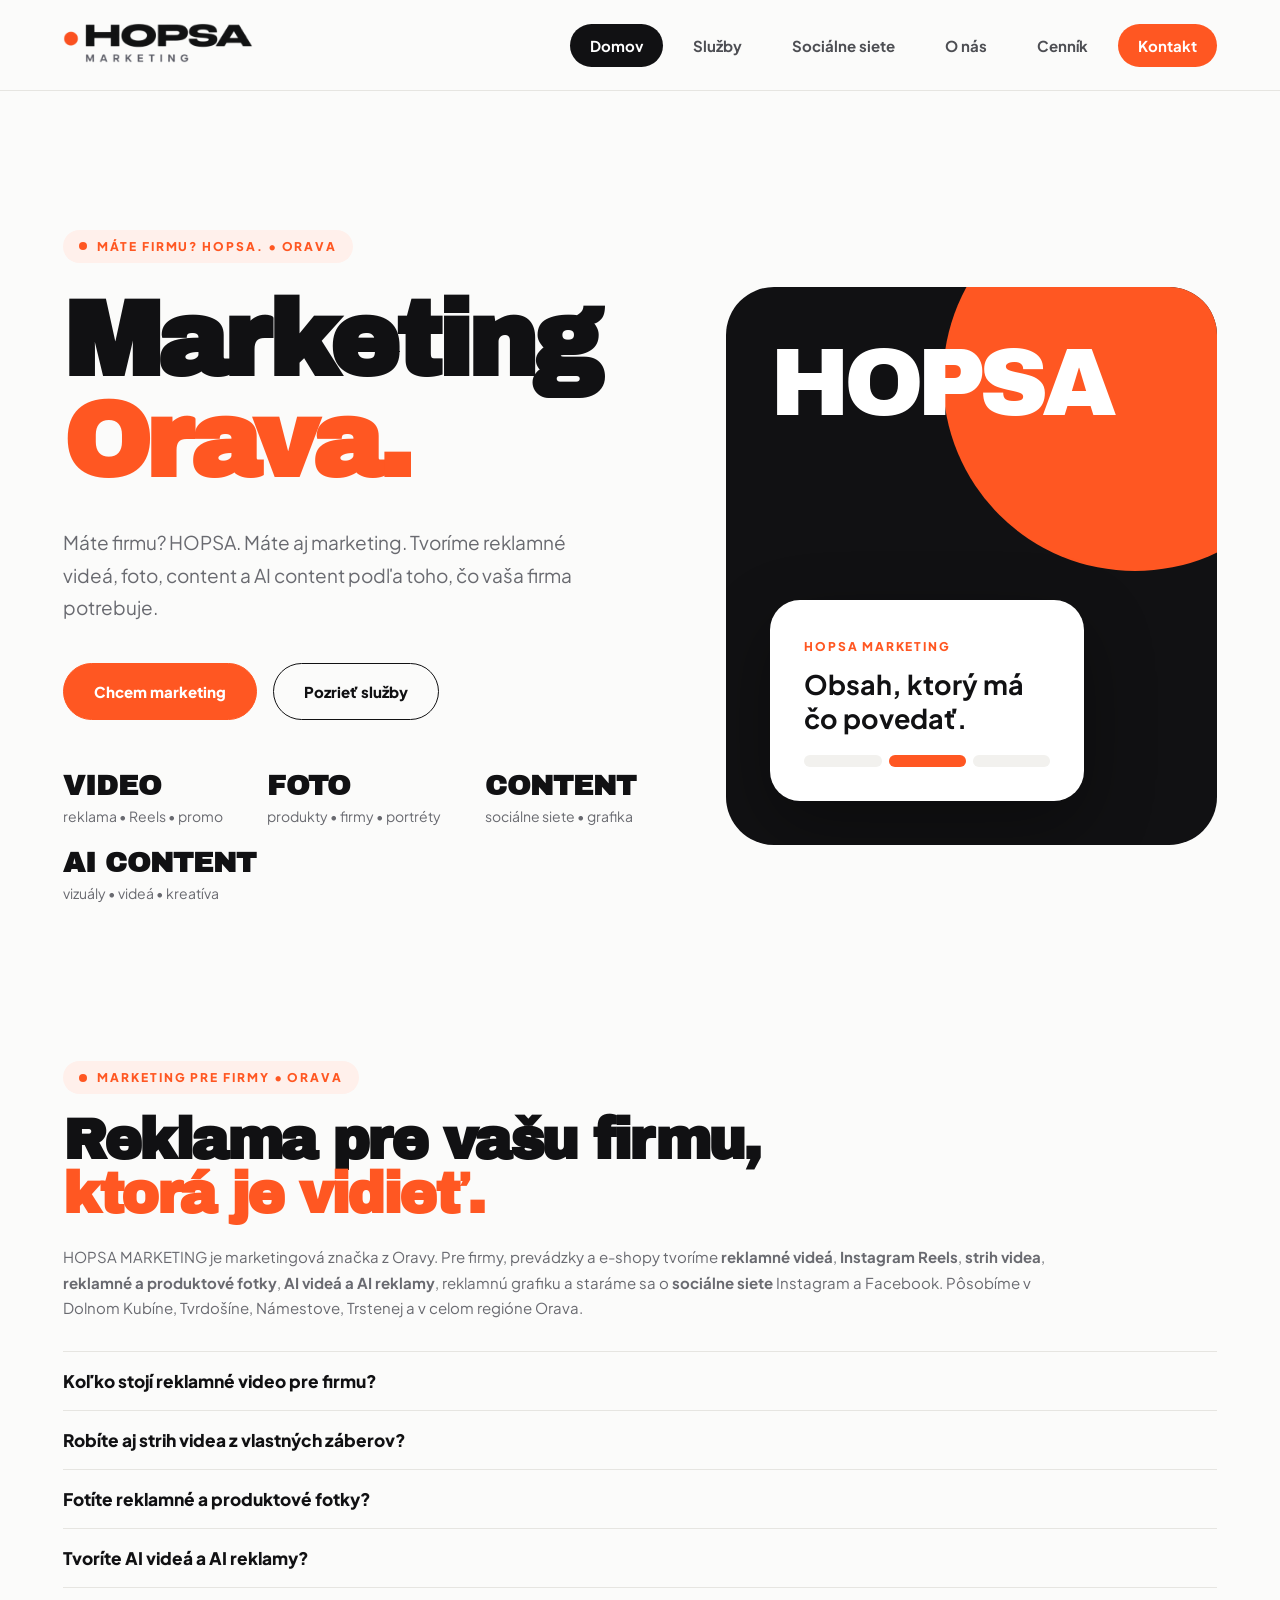
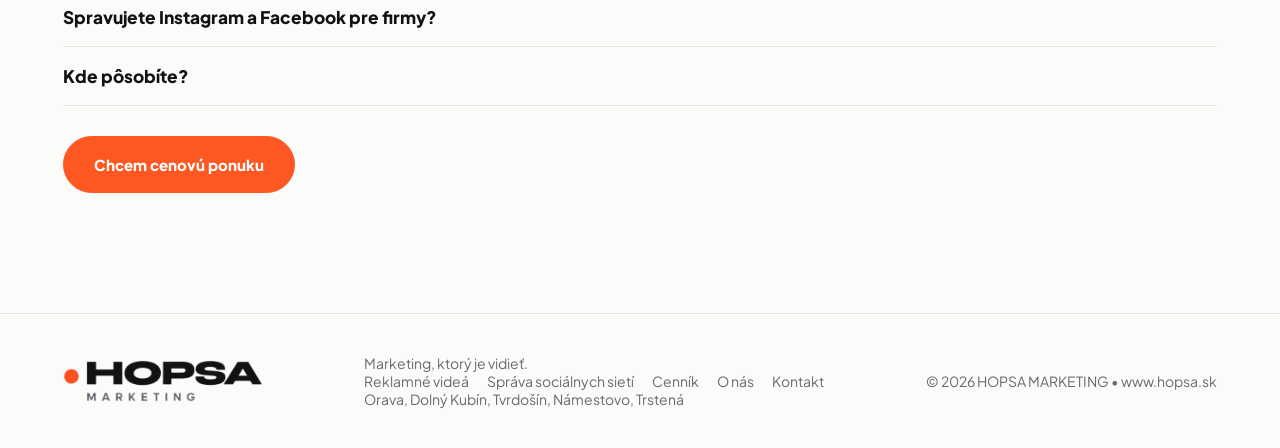
<file: index.html>
<!doctype html><html lang="sk"><head><meta charset="utf-8"><meta name="viewport" content="width=device-width,initial-scale=1">
<script>(function(){var m={"sluzby": "/sluzby", "socialne-siete": "/socialne-siete", "o-nas": "/o-nas", "cennik": "/cennik", "kontakt": "/kontakt"},h=location.hash.slice(1);if(m[h])location.replace(m[h]);})();</script>
<title>Marketing Orava – reklamné videá a sociálne siete pre firmy | HOPSA</title>
<meta name="description" content="HOPSA MARKETING z Oravy: reklamné videá pre firmy, Instagram Reels, strih videa, produktové fotky, AI videá, grafika a správa sociálnych sietí. Dolný Kubín, Tvrdošín, Námestovo, Trstená. Ceny od 4 €.">
<link rel="canonical" href="https://www.hopsa.sk/">
<meta name="robots" content="index, follow, max-image-preview:large">
<meta name="geo.region" content="SK-ZI"><meta name="geo.placename" content="Orava">
<meta property="og:locale" content="sk_SK"><meta property="og:type" content="website"><meta property="og:site_name" content="HOPSA MARKETING">
<meta property="og:title" content="Marketing Orava – reklamné videá a sociálne siete pre firmy | HOPSA"><meta property="og:description" content="HOPSA MARKETING z Oravy: reklamné videá pre firmy, Instagram Reels, strih videa, produktové fotky, AI videá, grafika a správa sociálnych sietí. Dolný Kubín, Tvrdošín, Námestovo, Trstená. Ceny od 4 €."><meta property="og:url" content="https://www.hopsa.sk/">
<meta property="og:image" content="https://www.hopsa.sk/hopsa-logo.png"><meta name="twitter:card" content="summary">
<link rel="icon" type="image/png" sizes="512x512" href="/hopsa-ikona.png"><link rel="apple-touch-icon" href="/hopsa-ikona.png">
<link rel="stylesheet" href="/styles.css">
<script type="application/ld+json">{"@context": "https://schema.org", "@graph": [{"@type": "ProfessionalService", "@id": "https://www.hopsa.sk/#firma", "name": "HOPSA MARKETING", "alternateName": ["HOPSA", "Hopsa production"], "url": "https://www.hopsa.sk/", "email": "hopsa.production@gmail.com", "telephone": "+421949098880", "description": "Marketing pre firmy z Oravy: reklamné videá, Instagram Reels, strih videa, reklamné a produktové fotky, AI videá, grafika a správa sociálnych sietí.", "address": {"@type": "PostalAddress", "addressRegion": "Žilinský kraj", "addressCountry": "SK"}, "areaServed": [{"@type": "Place", "name": "Orava"}, {"@type": "Place", "name": "Dolný Kubín"}, {"@type": "Place", "name": "Tvrdošín"}, {"@type": "Place", "name": "Námestovo"}, {"@type": "Place", "name": "Trstená"}, {"@type": "Place", "name": "Žilinský kraj"}, {"@type": "Place", "name": "Slovensko"}], "priceRange": "od 4 €", "sameAs": ["https://www.instagram.com/hopsa.production/"], "knowsAbout": ["marketing pre firmy", "reklamné video", "reklama pre firmu", "Instagram Reels", "strih videa", "reklamné fotky", "produktová fotografia", "AI video", "AI reklama", "správa sociálnych sietí", "grafika pre sociálne siete"], "hasOfferCatalog": {"@type": "OfferCatalog", "name": "Služby HOPSA MARKETING", "itemListElement": [{"@type": "Offer", "itemOffered": {"@type": "Service", "name": "Reklamné video"}, "priceSpecification": {"@type": "PriceSpecification", "price": 40, "priceCurrency": "EUR", "minPrice": 40}}, {"@type": "Offer", "itemOffered": {"@type": "Service", "name": "Instagram Reel"}, "priceSpecification": {"@type": "PriceSpecification", "price": 30, "priceCurrency": "EUR", "minPrice": 30}}, {"@type": "Offer", "itemOffered": {"@type": "Service", "name": "Produktové video"}, "priceSpecification": {"@type": "PriceSpecification", "price": 55, "priceCurrency": "EUR", "minPrice": 55}}, {"@type": "Offer", "itemOffered": {"@type": "Service", "name": "Promo video"}, "priceSpecification": {"@type": "PriceSpecification", "price": 70, "priceCurrency": "EUR", "minPrice": 70}}, {"@type": "Offer", "itemOffered": {"@type": "Service", "name": "Reklamný spot"}, "priceSpecification": {"@type": "PriceSpecification", "price": 100, "priceCurrency": "EUR", "minPrice": 100}}, {"@type": "Offer", "itemOffered": {"@type": "Service", "name": "Strih videa"}, "priceSpecification": {"@type": "PriceSpecification", "price": 15, "priceCurrency": "EUR", "minPrice": 15}}, {"@type": "Offer", "itemOffered": {"@type": "Service", "name": "Produktová fotografia"}, "priceSpecification": {"@type": "PriceSpecification", "price": 4, "priceCurrency": "EUR", "minPrice": 4}}, {"@type": "Offer", "itemOffered": {"@type": "Service", "name": "Firemné fotografie"}, "priceSpecification": {"@type": "PriceSpecification", "price": 80, "priceCurrency": "EUR", "minPrice": 80}}, {"@type": "Offer", "itemOffered": {"@type": "Service", "name": "AI reklamné video"}, "priceSpecification": {"@type": "PriceSpecification", "price": 40, "priceCurrency": "EUR", "minPrice": 40}}, {"@type": "Offer", "itemOffered": {"@type": "Service", "name": "Správa sociálnych sietí"}, "priceSpecification": {"@type": "PriceSpecification", "price": 200, "priceCurrency": "EUR", "minPrice": 200}}, {"@type": "Offer", "itemOffered": {"@type": "Service", "name": "Reklamná grafika"}, "priceSpecification": {"@type": "PriceSpecification", "price": 25, "priceCurrency": "EUR", "minPrice": 25}}]}, "logo": "https://www.hopsa.sk/hopsa-logo.png", "image": "https://www.hopsa.sk/hopsa-logo.png"}, {"@type": "WebSite", "@id": "https://www.hopsa.sk/#web", "url": "https://www.hopsa.sk/", "name": "HOPSA MARKETING", "inLanguage": "sk", "publisher": {"@id": "https://www.hopsa.sk/#firma"}}, {"@type": "FAQPage", "mainEntity": [{"@type": "Question", "name": "Koľko stojí reklamné video pre firmu?", "acceptedAnswer": {"@type": "Answer", "text": "Krátke reklamné video začína od 40 €, Instagram Reel od 30 €, produktové video od 55 €, promo video od 70 € a reklamný spot od 100 €. Presnú cenu naceníme podľa rozsahu natáčania a strihu."}}, {"@type": "Question", "name": "Robíte aj strih videa z vlastných záberov?", "acceptedAnswer": {"@type": "Answer", "text": "Áno. Zostrihanie vašich vlastných videozáberov začína od 15 €, Reel s grafikou a titulkami od 35 € a strih dlhšieho videa s hudbou a prechodmi od 50 €."}}, {"@type": "Question", "name": "Fotíte reklamné a produktové fotky?", "acceptedAnswer": {"@type": "Answer", "text": "Áno. Robíme produktové fotky pre e-shop, web a sociálne siete (od 4 €/ks), fotky prevádzky a interiérov (od 60 €), firemné fotky a fotky tímu (od 80 €) aj portréty (od 50 €)."}}, {"@type": "Question", "name": "Tvoríte AI videá a AI reklamy?", "acceptedAnswer": {"@type": "Answer", "text": "Áno. Tvoríme AI vizuály (od 15 €), krátke AI videá (od 25 €) a AI reklamné videá na propagáciu produktu, služby alebo značky (od 40 €)."}}, {"@type": "Question", "name": "Spravujete Instagram a Facebook pre firmy?", "acceptedAnswer": {"@type": "Answer", "text": "Áno. Správa sociálnych sietí stojí 200 €, 350 € alebo 500 € mesačne (START, GROW, FULL) a zahŕňa tvorbu Reels, príspevkov, Stories, fotiek, obsahový plán a publikovanie. Platené kampane Meta Ads a Google Ads nespravujeme."}}, {"@type": "Question", "name": "Kde pôsobíte?", "acceptedAnswer": {"@type": "Answer", "text": "Sme z Oravy. Pracujeme pre firmy v Dolnom Kubíne, Tvrdošíne, Námestove, Trstenej a okolí, po dohode aj inde na Slovensku."}}]}]}</script>
</head><body>
<header><div class="nav"><a href="/" aria-label="HOPSA MARKETING – domov"><img class="logo" src="/hopsa-logo.png" alt="HOPSA MARKETING – marketing pre firmy Orava"></a><nav><a href="/" class="active" aria-current="page">Domov</a><a href="/sluzby">Služby</a><a href="/socialne-siete">Sociálne siete</a><a href="/o-nas">O nás</a><a href="/cennik">Cenník</a><a href="/kontakt" class="navcta">Kontakt</a></nav><button class="menu" id="menu" aria-label="Menu">☰</button></div><div class="mobile-nav" id="mobileNav"><a href="/" class="active" aria-current="page">Domov</a><a href="/sluzby">Služby</a><a href="/socialne-siete">Sociálne siete</a><a href="/o-nas">O nás</a><a href="/cennik">Cenník</a><a href="/kontakt">Kontakt</a></div></header>
<main>
<section class="page"><div class="hero"><div class="hero-grid"><div><div class="eyebrow">Máte firmu? HOPSA. • Orava</div><h1>Marketing <br><span>Orava.</span></h1><p class="lead">Máte firmu? HOPSA. Máte aj marketing. Tvoríme reklamné videá, foto, content a AI content podľa toho, čo vaša firma potrebuje.</p><div class="actions"><a class="btn orange" href="/kontakt">Chcem marketing</a><a class="btn" href="/sluzby">Pozrieť služby</a></div><div class="stats"><div class="stat"><strong>VIDEO</strong><span>reklama • Reels • promo</span></div><div class="stat"><strong>FOTO</strong><span>produkty • firmy • portréty</span></div><div class="stat"><strong>CONTENT</strong><span>sociálne siete • grafika</span></div><div class="stat"><strong>AI CONTENT</strong><span>vizuály • videá • kreatíva</span></div></div></div><div class="hero-art"><div class="art-card"><small>HOPSA MARKETING</small><strong>Obsah, ktorý má čo povedať.</strong><div class="art-lines"><i></i><i></i><i></i></div></div></div></div></div><div class="seo-faq" style="margin-top:90px"><div class="eyebrow">Marketing pre firmy • Orava</div><h2 style="margin-top:20px;font-size:clamp(34px,4.5vw,56px)">Reklama pre vašu firmu, <br><span>ktorá je vidieť.</span></h2><p style="color:var(--muted);max-width:820px;margin:22px 0 30px">HOPSA MARKETING je marketingová značka z Oravy. Pre firmy, prevádzky a e-shopy tvoríme <strong>reklamné videá</strong>, <strong>Instagram Reels</strong>, <strong>strih videa</strong>, <strong>reklamné a produktové fotky</strong>, <strong>AI videá a AI reklamy</strong>, reklamnú grafiku a staráme sa o <strong>sociálne siete</strong> Instagram a Facebook. Pôsobíme v Dolnom Kubíne, Tvrdošíne, Námestove, Trstenej a v celom regióne Orava.</p><details style="border-top:1px solid var(--line);padding:18px 0"><summary style="cursor:pointer;font-weight:800;font-size:16px;list-style:none">Koľko stojí reklamné video pre firmu?</summary><p style="color:var(--muted);margin:10px 0 0;max-width:820px">Krátke reklamné video začína od 40 €, Instagram Reel od 30 €, produktové video od 55 €, promo video od 70 € a reklamný spot od 100 €. Presnú cenu naceníme podľa rozsahu natáčania a strihu.</p></details><details style="border-top:1px solid var(--line);padding:18px 0"><summary style="cursor:pointer;font-weight:800;font-size:16px;list-style:none">Robíte aj strih videa z vlastných záberov?</summary><p style="color:var(--muted);margin:10px 0 0;max-width:820px">Áno. Zostrihanie vašich vlastných videozáberov začína od 15 €, Reel s grafikou a titulkami od 35 € a strih dlhšieho videa s hudbou a prechodmi od 50 €.</p></details><details style="border-top:1px solid var(--line);padding:18px 0"><summary style="cursor:pointer;font-weight:800;font-size:16px;list-style:none">Fotíte reklamné a produktové fotky?</summary><p style="color:var(--muted);margin:10px 0 0;max-width:820px">Áno. Robíme produktové fotky pre e-shop, web a sociálne siete (od 4 €/ks), fotky prevádzky a interiérov (od 60 €), firemné fotky a fotky tímu (od 80 €) aj portréty (od 50 €).</p></details><details style="border-top:1px solid var(--line);padding:18px 0"><summary style="cursor:pointer;font-weight:800;font-size:16px;list-style:none">Tvoríte AI videá a AI reklamy?</summary><p style="color:var(--muted);margin:10px 0 0;max-width:820px">Áno. Tvoríme AI vizuály (od 15 €), krátke AI videá (od 25 €) a AI reklamné videá na propagáciu produktu, služby alebo značky (od 40 €).</p></details><details style="border-top:1px solid var(--line);padding:18px 0"><summary style="cursor:pointer;font-weight:800;font-size:16px;list-style:none">Spravujete Instagram a Facebook pre firmy?</summary><p style="color:var(--muted);margin:10px 0 0;max-width:820px">Áno. Správa sociálnych sietí stojí 200 €, 350 € alebo 500 € mesačne (START, GROW, FULL) a zahŕňa tvorbu Reels, príspevkov, Stories, fotiek, obsahový plán a publikovanie. Platené kampane Meta Ads a Google Ads nespravujeme.</p></details><details style="border-top:1px solid var(--line);padding:18px 0"><summary style="cursor:pointer;font-weight:800;font-size:16px;list-style:none">Kde pôsobíte?</summary><p style="color:var(--muted);margin:10px 0 0;max-width:820px">Sme z Oravy. Pracujeme pre firmy v Dolnom Kubíne, Tvrdošíne, Námestove, Trstenej a okolí, po dohode aj inde na Slovensku.</p></details><div style="border-top:1px solid var(--line)"></div><a class="btn orange" href="/kontakt" style="margin-top:30px;display:inline-flex">Chcem cenovú ponuku</a></div></section>
</main><footer><div class="footer-inner"><img class="footer-logo" src="/hopsa-logo.png" alt="HOPSA MARKETING" loading="lazy"><span>Marketing, ktorý je vidieť. <span class="foot-links"><a href="/sluzby">Reklamné videá</a><a href="/socialne-siete">Správa sociálnych sietí</a><a href="/cennik">Cenník</a><a href="/o-nas">O nás</a><a href="/kontakt">Kontakt</a></span> Orava, Dolný Kubín, Tvrdošín, Námestovo, Trstená</span><span>© 2026 HOPSA MARKETING • www.hopsa.sk</span></div></footer>
<script>document.getElementById('menu').addEventListener('click',()=>document.getElementById('mobileNav').classList.toggle('open'));</script></body></html>
</file>
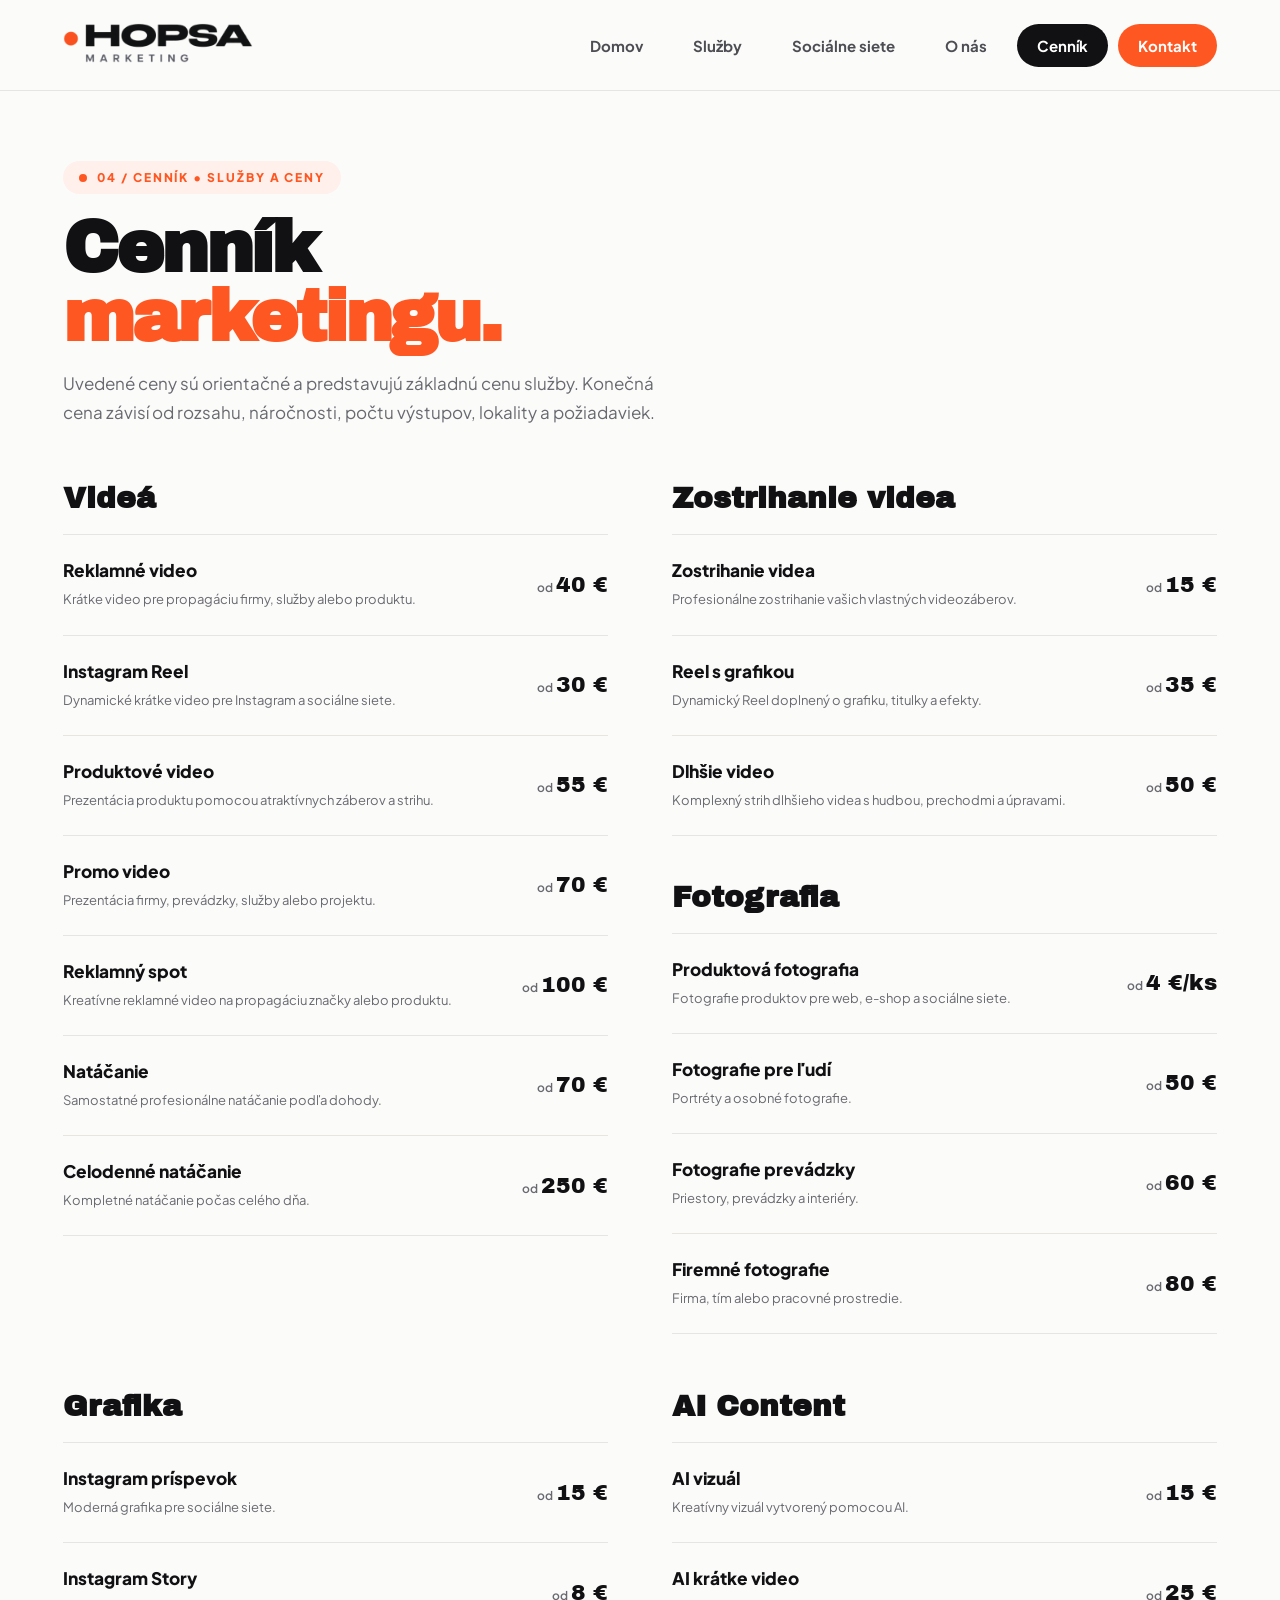
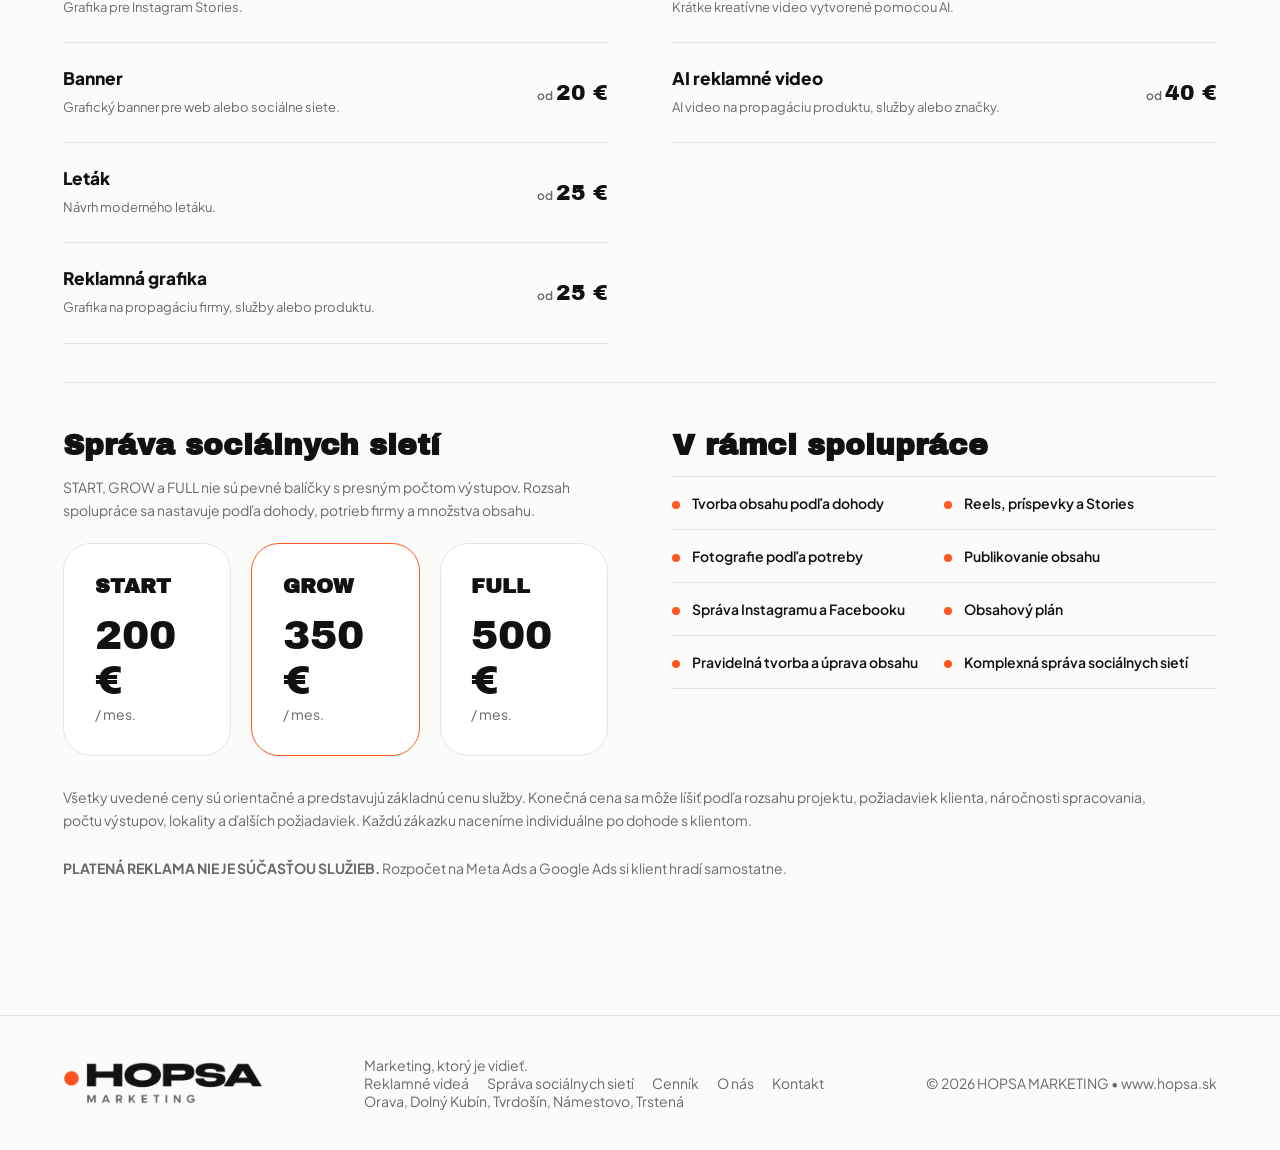
<file: cennik.html>
<!doctype html><html lang="sk"><head><meta charset="utf-8"><meta name="viewport" content="width=device-width,initial-scale=1">
<title>Cenník – reklamné video, strih, foto a sociálne siete | HOPSA Orava</title>
<meta name="description" content="Cenník HOPSA MARKETING: reklamné video od 40 €, Instagram Reel od 30 €, strih videa od 15 €, produktové fotky od 4 €, grafika od 8 €, AI video od 25 €, sociálne siete od 200 €/mes.">
<link rel="canonical" href="https://www.hopsa.sk/cennik">
<meta name="robots" content="index, follow, max-image-preview:large">
<meta name="geo.region" content="SK-ZI"><meta name="geo.placename" content="Orava">
<meta property="og:locale" content="sk_SK"><meta property="og:type" content="website"><meta property="og:site_name" content="HOPSA MARKETING">
<meta property="og:title" content="Cenník – reklamné video, strih, foto a sociálne siete | HOPSA Orava"><meta property="og:description" content="Cenník HOPSA MARKETING: reklamné video od 40 €, Instagram Reel od 30 €, strih videa od 15 €, produktové fotky od 4 €, grafika od 8 €, AI video od 25 €, sociálne siete od 200 €/mes."><meta property="og:url" content="https://www.hopsa.sk/cennik">
<meta property="og:image" content="https://www.hopsa.sk/hopsa-logo.png"><meta name="twitter:card" content="summary">
<link rel="icon" type="image/png" sizes="512x512" href="/hopsa-ikona.png"><link rel="apple-touch-icon" href="/hopsa-ikona.png">
<link rel="stylesheet" href="/styles.css">
<script type="application/ld+json">{"@context": "https://schema.org", "@graph": [{"@type": "WebPage", "url": "https://www.hopsa.sk/cennik", "name": "Cenník", "description": "Cenník HOPSA MARKETING: reklamné video od 40 €, Instagram Reel od 30 €, strih videa od 15 €, produktové fotky od 4 €, grafika od 8 €, AI video od 25 €, sociálne siete od 200 €/mes.", "about": {"@id": "https://www.hopsa.sk/#firma"}}, {"@type": "BreadcrumbList", "itemListElement": [{"@type": "ListItem", "position": 1, "name": "HOPSA MARKETING", "item": "https://www.hopsa.sk/"}, {"@type": "ListItem", "position": 2, "name": "Cenník", "item": "https://www.hopsa.sk/cennik"}]}]}</script>
</head><body>
<header><div class="nav"><a href="/" aria-label="HOPSA MARKETING – domov"><img class="logo" src="/hopsa-logo.png" alt="HOPSA MARKETING – marketing pre firmy Orava"></a><nav><a href="/">Domov</a><a href="/sluzby">Služby</a><a href="/socialne-siete">Sociálne siete</a><a href="/o-nas">O nás</a><a href="/cennik" class="active" aria-current="page">Cenník</a><a href="/kontakt" class="navcta">Kontakt</a></nav><button class="menu" id="menu" aria-label="Menu">☰</button></div><div class="mobile-nav" id="mobileNav"><a href="/">Domov</a><a href="/sluzby">Služby</a><a href="/socialne-siete">Sociálne siete</a><a href="/o-nas">O nás</a><a href="/cennik" class="active" aria-current="page">Cenník</a><a href="/kontakt">Kontakt</a></div></header>
<main>
<section class="page"><div class="section-intro"><div class="eyebrow">04 / Cenník • Služby a ceny</div><h1 style="margin-top:20px">Cenník <br><span>marketingu.</span></h1><p>Uvedené ceny sú orientačné a predstavujú základnú cenu služby. Konečná cena závisí od rozsahu, náročnosti, počtu výstupov, lokality a požiadaviek.</p></div><div class="pricing-grid"><div class="pricing-col"><h3>Videá</h3><div class="service-list"><div class="service-row"><div><h3>Reklamné video</h3><p>Krátke video pre propagáciu firmy, služby alebo produktu.</p></div><div class="price"><small>od</small>40 €</div></div><div class="service-row"><div><h3>Instagram Reel</h3><p>Dynamické krátke video pre Instagram a sociálne siete.</p></div><div class="price"><small>od</small>30 €</div></div><div class="service-row"><div><h3>Produktové video</h3><p>Prezentácia produktu pomocou atraktívnych záberov a strihu.</p></div><div class="price"><small>od</small>55 €</div></div><div class="service-row"><div><h3>Promo video</h3><p>Prezentácia firmy, prevádzky, služby alebo projektu.</p></div><div class="price"><small>od</small>70 €</div></div><div class="service-row"><div><h3>Reklamný spot</h3><p>Kreatívne reklamné video na propagáciu značky alebo produktu.</p></div><div class="price"><small>od</small>100 €</div></div><div class="service-row"><div><h3>Natáčanie</h3><p>Samostatné profesionálne natáčanie podľa dohody.</p></div><div class="price"><small>od</small>70 €</div></div><div class="service-row"><div><h3>Celodenné natáčanie</h3><p>Kompletné natáčanie počas celého dňa.</p></div><div class="price"><small>od</small>250 €</div></div></div></div><div class="pricing-col"><h3>Zostrihanie videa</h3><div class="service-list"><div class="service-row"><div><h3>Zostrihanie videa</h3><p>Profesionálne zostrihanie vašich vlastných videozáberov.</p></div><div class="price"><small>od</small>15 €</div></div><div class="service-row"><div><h3>Reel s grafikou</h3><p>Dynamický Reel doplnený o grafiku, titulky a efekty.</p></div><div class="price"><small>od</small>35 €</div></div><div class="service-row"><div><h3>Dlhšie video</h3><p>Komplexný strih dlhšieho videa s hudbou, prechodmi a úpravami.</p></div><div class="price"><small>od</small>50 €</div></div></div><h3 style="margin-top:45px">Fotografia</h3><div class="service-list"><div class="service-row"><div><h3>Produktová fotografia</h3><p>Fotografie produktov pre web, e-shop a sociálne siete.</p></div><div class="price"><small>od</small>4 €/ks</div></div><div class="service-row"><div><h3>Fotografie pre ľudí</h3><p>Portréty a osobné fotografie.</p></div><div class="price"><small>od</small>50 €</div></div><div class="service-row"><div><h3>Fotografie prevádzky</h3><p>Priestory, prevádzky a interiéry.</p></div><div class="price"><small>od</small>60 €</div></div><div class="service-row"><div><h3>Firemné fotografie</h3><p>Firma, tím alebo pracovné prostredie.</p></div><div class="price"><small>od</small>80 €</div></div></div></div></div><div class="pricing-grid"><div class="pricing-col"><h3>Grafika</h3><div class="service-list"><div class="service-row"><div><h3>Instagram príspevok</h3><p>Moderná grafika pre sociálne siete.</p></div><div class="price"><small>od</small>15 €</div></div><div class="service-row"><div><h3>Instagram Story</h3><p>Grafika pre Instagram Stories.</p></div><div class="price"><small>od</small>8 €</div></div><div class="service-row"><div><h3>Banner</h3><p>Grafický banner pre web alebo sociálne siete.</p></div><div class="price"><small>od</small>20 €</div></div><div class="service-row"><div><h3>Leták</h3><p>Návrh moderného letáku.</p></div><div class="price"><small>od</small>25 €</div></div><div class="service-row"><div><h3>Reklamná grafika</h3><p>Grafika na propagáciu firmy, služby alebo produktu.</p></div><div class="price"><small>od</small>25 €</div></div></div></div><div class="pricing-col"><h3>AI Content</h3><div class="service-list"><div class="service-row"><div><h3>AI vizuál</h3><p>Kreatívny vizuál vytvorený pomocou AI.</p></div><div class="price"><small>od</small>15 €</div></div><div class="service-row"><div><h3>AI krátke video</h3><p>Krátke kreatívne video vytvorené pomocou AI.</p></div><div class="price"><small>od</small>25 €</div></div><div class="service-row"><div><h3>AI reklamné video</h3><p>AI video na propagáciu produktu, služby alebo značky.</p></div><div class="price"><small>od</small>40 €</div></div></div></div></div><div class="social-price-block"><div class="pricing-grid"><div class="pricing-col"><h3>Správa sociálnych sietí</h3><p>START, GROW a FULL nie sú pevné balíčky s presným počtom výstupov. Rozsah spolupráce sa nastavuje podľa dohody, potrieb firmy a množstva obsahu.</p><div class="social-levels"><div class="level"><b>START</b><div class="money">200 €</div><small>/ mes.</small></div><div class="level"><b>GROW</b><div class="money">350 €</div><small>/ mes.</small></div><div class="level"><b>FULL</b><div class="money">500 €</div><small>/ mes.</small></div></div></div><div class="pricing-col"><h3>V rámci spolupráce</h3><div class="included"><div>Tvorba obsahu podľa dohody</div><div>Reels, príspevky a Stories</div><div>Fotografie podľa potreby</div><div>Publikovanie obsahu</div><div>Správa Instagramu a Facebooku</div><div>Obsahový plán</div><div>Pravidelná tvorba a úprava obsahu</div><div>Komplexná správa sociálnych sietí</div></div></div></div></div><p class="fine">Všetky uvedené ceny sú orientačné a predstavujú základnú cenu služby. Konečná cena sa môže líšiť podľa rozsahu projektu, požiadaviek klienta, náročnosti spracovania, počtu výstupov, lokality a ďalších požiadaviek. Každú zákazku naceníme individuálne po dohode s klientom.<br><br><strong>PLATENÁ REKLAMA NIE JE SÚČASŤOU SLUŽIEB.</strong> Rozpočet na Meta Ads a Google Ads si klient hradí samostatne.</p></section>
</main><footer><div class="footer-inner"><img class="footer-logo" src="/hopsa-logo.png" alt="HOPSA MARKETING" loading="lazy"><span>Marketing, ktorý je vidieť. <span class="foot-links"><a href="/sluzby">Reklamné videá</a><a href="/socialne-siete">Správa sociálnych sietí</a><a href="/cennik">Cenník</a><a href="/o-nas">O nás</a><a href="/kontakt">Kontakt</a></span> Orava, Dolný Kubín, Tvrdošín, Námestovo, Trstená</span><span>© 2026 HOPSA MARKETING • www.hopsa.sk</span></div></footer>
<script>document.getElementById('menu').addEventListener('click',()=>document.getElementById('mobileNav').classList.toggle('open'));</script></body></html>
</file>
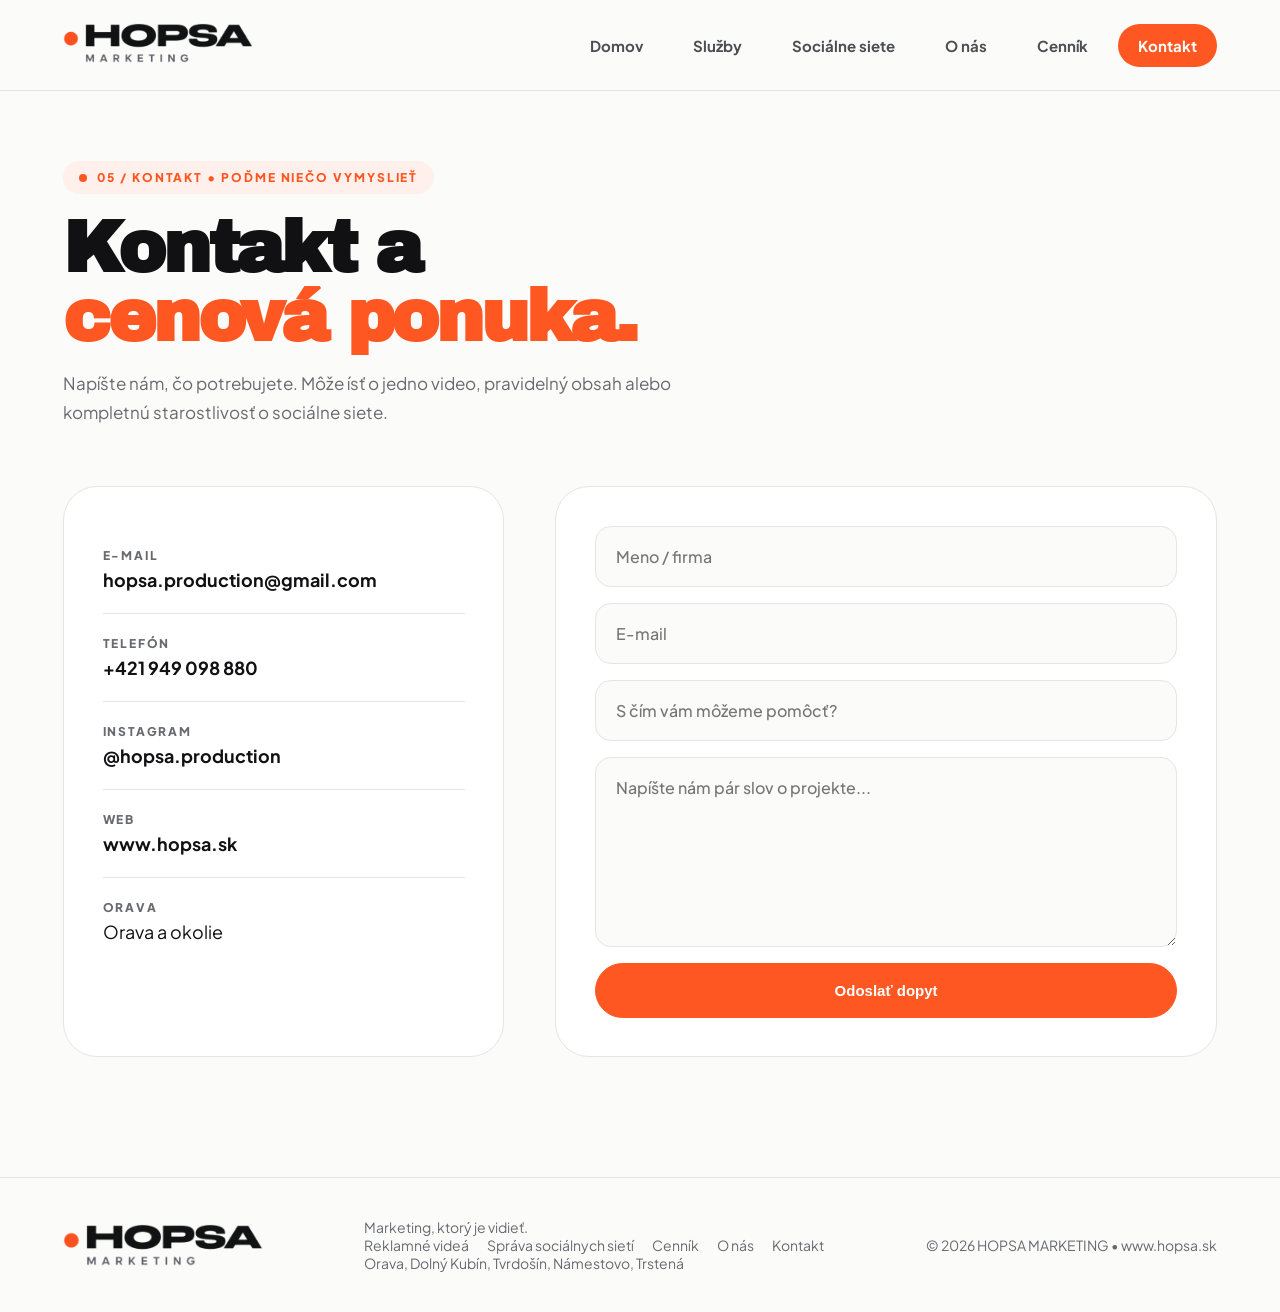
<file: kontakt.html>
<!doctype html><html lang="sk"><head><meta charset="utf-8"><meta name="viewport" content="width=device-width,initial-scale=1">
<title>Kontakt a cenová ponuka | HOPSA MARKETING Orava</title>
<meta name="description" content="Napíšte HOPSA MARKETING z Oravy a pošleme vám cenovú ponuku na reklamné video, foto, grafiku alebo správu sociálnych sietí. Tel. +421 949 098 880.">
<link rel="canonical" href="https://www.hopsa.sk/kontakt">
<meta name="robots" content="index, follow, max-image-preview:large">
<meta name="geo.region" content="SK-ZI"><meta name="geo.placename" content="Orava">
<meta property="og:locale" content="sk_SK"><meta property="og:type" content="website"><meta property="og:site_name" content="HOPSA MARKETING">
<meta property="og:title" content="Kontakt a cenová ponuka | HOPSA MARKETING Orava"><meta property="og:description" content="Napíšte HOPSA MARKETING z Oravy a pošleme vám cenovú ponuku na reklamné video, foto, grafiku alebo správu sociálnych sietí. Tel. +421 949 098 880."><meta property="og:url" content="https://www.hopsa.sk/kontakt">
<meta property="og:image" content="https://www.hopsa.sk/hopsa-logo.png"><meta name="twitter:card" content="summary">
<link rel="icon" type="image/png" sizes="512x512" href="/hopsa-ikona.png"><link rel="apple-touch-icon" href="/hopsa-ikona.png">
<link rel="stylesheet" href="/styles.css">
<script type="application/ld+json">{"@context": "https://schema.org", "@graph": [{"@type": "ContactPage", "url": "https://www.hopsa.sk/kontakt", "name": "Kontakt", "about": {"@id": "https://www.hopsa.sk/#firma"}}, {"@type": "BreadcrumbList", "itemListElement": [{"@type": "ListItem", "position": 1, "name": "HOPSA MARKETING", "item": "https://www.hopsa.sk/"}, {"@type": "ListItem", "position": 2, "name": "Kontakt", "item": "https://www.hopsa.sk/kontakt"}]}]}</script>
</head><body>
<header><div class="nav"><a href="/" aria-label="HOPSA MARKETING – domov"><img class="logo" src="/hopsa-logo.png" alt="HOPSA MARKETING – marketing pre firmy Orava"></a><nav><a href="/">Domov</a><a href="/sluzby">Služby</a><a href="/socialne-siete">Sociálne siete</a><a href="/o-nas">O nás</a><a href="/cennik">Cenník</a><a href="/kontakt" class="navcta active" aria-current="page">Kontakt</a></nav><button class="menu" id="menu" aria-label="Menu">☰</button></div><div class="mobile-nav" id="mobileNav"><a href="/">Domov</a><a href="/sluzby">Služby</a><a href="/socialne-siete">Sociálne siete</a><a href="/o-nas">O nás</a><a href="/cennik">Cenník</a><a href="/kontakt" class="active" aria-current="page">Kontakt</a></div></header>
<main>
<section class="page"><div class="section-intro"><div class="eyebrow">05 / Kontakt • Poďme niečo vymyslieť</div><h1 style="margin-top:20px">Kontakt a <br><span>cenová ponuka.</span></h1><p>Napíšte nám, čo potrebujete. Môže ísť o jedno video, pravidelný obsah alebo kompletnú starostlivosť o sociálne siete.</p></div><div class="contact-grid"><div class="contact-box"><div class="contact-item"><small>E-mail</small><a href="mailto:hopsa.production@gmail.com">hopsa.production@gmail.com</a></div><div class="contact-item"><small>Telefón</small><a href="tel:+421949098880">+421 949 098 880</a></div><div class="contact-item"><small>Instagram</small><a href="https://instagram.com/hopsa.production" target="_blank">@hopsa.production</a></div><div class="contact-item"><small>Web</small><a href="https://www.hopsa.sk">www.hopsa.sk</a></div><div class="contact-item"><small>Orava</small><span>Orava a okolie</span></div></div><div class="contact-box"><form action="https://formspree.io/f/xppwrvpy" method="POST"><input name="Meno" placeholder="Meno / firma" required><input name="Email" type="email" placeholder="E-mail" required><input name="Predmet" placeholder="S čím vám môžeme pomôcť?"><textarea name="Správa" placeholder="Napíšte nám pár slov o projekte..." required></textarea><button class="btn orange" type="submit">Odoslať dopyt</button></form></div></div></section>
</main><footer><div class="footer-inner"><img class="footer-logo" src="/hopsa-logo.png" alt="HOPSA MARKETING" loading="lazy"><span>Marketing, ktorý je vidieť. <span class="foot-links"><a href="/sluzby">Reklamné videá</a><a href="/socialne-siete">Správa sociálnych sietí</a><a href="/cennik">Cenník</a><a href="/o-nas">O nás</a><a href="/kontakt">Kontakt</a></span> Orava, Dolný Kubín, Tvrdošín, Námestovo, Trstená</span><span>© 2026 HOPSA MARKETING • www.hopsa.sk</span></div></footer>
<script>document.getElementById('menu').addEventListener('click',()=>document.getElementById('mobileNav').classList.toggle('open'));</script></body></html>
</file>
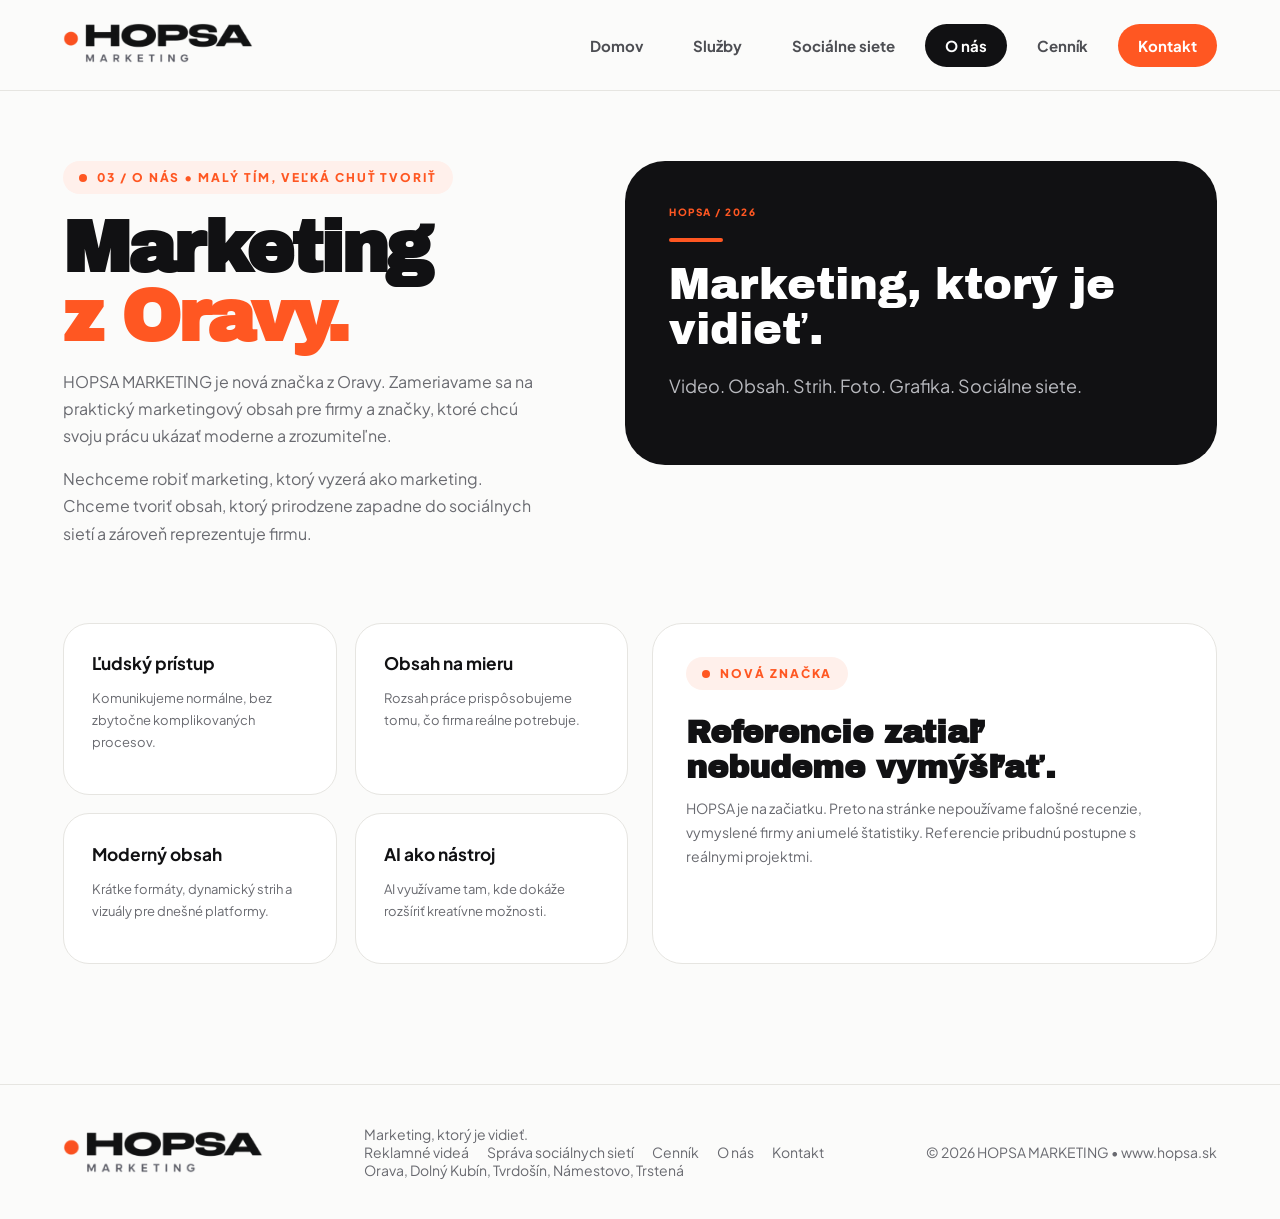
<file: o-nas.html>
<!doctype html><html lang="sk"><head><meta charset="utf-8"><meta name="viewport" content="width=device-width,initial-scale=1">
<title>O nás – marketing z Oravy | HOPSA MARKETING</title>
<meta name="description" content="HOPSA MARKETING je nová marketingová značka z Oravy. Tvoríme reklamné videá, foto, grafiku a obsah na sociálne siete pre firmy – ľudsky a bez falošných referencií.">
<link rel="canonical" href="https://www.hopsa.sk/o-nas">
<meta name="robots" content="index, follow, max-image-preview:large">
<meta name="geo.region" content="SK-ZI"><meta name="geo.placename" content="Orava">
<meta property="og:locale" content="sk_SK"><meta property="og:type" content="website"><meta property="og:site_name" content="HOPSA MARKETING">
<meta property="og:title" content="O nás – marketing z Oravy | HOPSA MARKETING"><meta property="og:description" content="HOPSA MARKETING je nová marketingová značka z Oravy. Tvoríme reklamné videá, foto, grafiku a obsah na sociálne siete pre firmy – ľudsky a bez falošných referencií."><meta property="og:url" content="https://www.hopsa.sk/o-nas">
<meta property="og:image" content="https://www.hopsa.sk/hopsa-logo.png"><meta name="twitter:card" content="summary">
<link rel="icon" type="image/png" sizes="512x512" href="/hopsa-ikona.png"><link rel="apple-touch-icon" href="/hopsa-ikona.png">
<link rel="stylesheet" href="/styles.css">
<script type="application/ld+json">{"@context": "https://schema.org", "@graph": [{"@type": "AboutPage", "url": "https://www.hopsa.sk/o-nas", "name": "O nás", "about": {"@id": "https://www.hopsa.sk/#firma"}}, {"@type": "BreadcrumbList", "itemListElement": [{"@type": "ListItem", "position": 1, "name": "HOPSA MARKETING", "item": "https://www.hopsa.sk/"}, {"@type": "ListItem", "position": 2, "name": "O nás", "item": "https://www.hopsa.sk/o-nas"}]}]}</script>
</head><body>
<header><div class="nav"><a href="/" aria-label="HOPSA MARKETING – domov"><img class="logo" src="/hopsa-logo.png" alt="HOPSA MARKETING – marketing pre firmy Orava"></a><nav><a href="/">Domov</a><a href="/sluzby">Služby</a><a href="/socialne-siete">Sociálne siete</a><a href="/o-nas" class="active" aria-current="page">O nás</a><a href="/cennik">Cenník</a><a href="/kontakt" class="navcta">Kontakt</a></nav><button class="menu" id="menu" aria-label="Menu">☰</button></div><div class="mobile-nav" id="mobileNav"><a href="/">Domov</a><a href="/sluzby">Služby</a><a href="/socialne-siete">Sociálne siete</a><a href="/o-nas" class="active" aria-current="page">O nás</a><a href="/cennik">Cenník</a><a href="/kontakt">Kontakt</a></div></header>
<main>
<section class="page"><div class="split"><div><div class="eyebrow">03 / O nás • Malý tím, veľká chuť tvoriť</div><h1 style="margin-top:20px">Marketing <br><span>z Oravy.</span></h1><p>HOPSA MARKETING je nová značka z Oravy. Zameriavame sa na praktický marketingový obsah pre firmy a značky, ktoré chcú svoju prácu ukázať moderne a zrozumiteľne.</p><p>Nechceme robiť marketing, ktorý vyzerá ako marketing. Chceme tvoriť obsah, ktorý prirodzene zapadne do sociálnych sietí a zároveň reprezentuje firmu.</p></div><div class="dark"><div style="color:#ff5722;font-size:10px;font-weight:800;letter-spacing:.15em">HOPSA / 2026</div><div class="orange-line"></div><div class="quote">Marketing, ktorý je vidieť.</div><p>Video. Obsah. Strih. Foto. Grafika. Sociálne siete.</p></div></div><div class="about-grid"><div class="values"><div class="value"><strong>Ľudský prístup</strong><p>Komunikujeme normálne, bez zbytočne komplikovaných procesov.</p></div><div class="value"><strong>Obsah na mieru</strong><p>Rozsah práce prispôsobujeme tomu, čo firma reálne potrebuje.</p></div><div class="value"><strong>Moderný obsah</strong><p>Krátke formáty, dynamický strih a vizuály pre dnešné platformy.</p></div><div class="value"><strong>AI ako nástroj</strong><p>AI využívame tam, kde dokáže rozšíriť kreatívne možnosti.</p></div></div><div class="card"><div class="eyebrow">NOVÁ ZNAČKA</div><h3 style="font-family:'Archivo Black';font-size:32px;margin-top:25px">Referencie zatiaľ<br>nebudeme vymýšľať.</h3><p>HOPSA je na začiatku. Preto na stránke nepoužívame falošné recenzie, vymyslené firmy ani umelé štatistiky. Referencie pribudnú postupne s reálnymi projektmi.</p></div></div></section>
</main><footer><div class="footer-inner"><img class="footer-logo" src="/hopsa-logo.png" alt="HOPSA MARKETING" loading="lazy"><span>Marketing, ktorý je vidieť. <span class="foot-links"><a href="/sluzby">Reklamné videá</a><a href="/socialne-siete">Správa sociálnych sietí</a><a href="/cennik">Cenník</a><a href="/o-nas">O nás</a><a href="/kontakt">Kontakt</a></span> Orava, Dolný Kubín, Tvrdošín, Námestovo, Trstená</span><span>© 2026 HOPSA MARKETING • www.hopsa.sk</span></div></footer>
<script>document.getElementById('menu').addEventListener('click',()=>document.getElementById('mobileNav').classList.toggle('open'));</script></body></html>
</file>
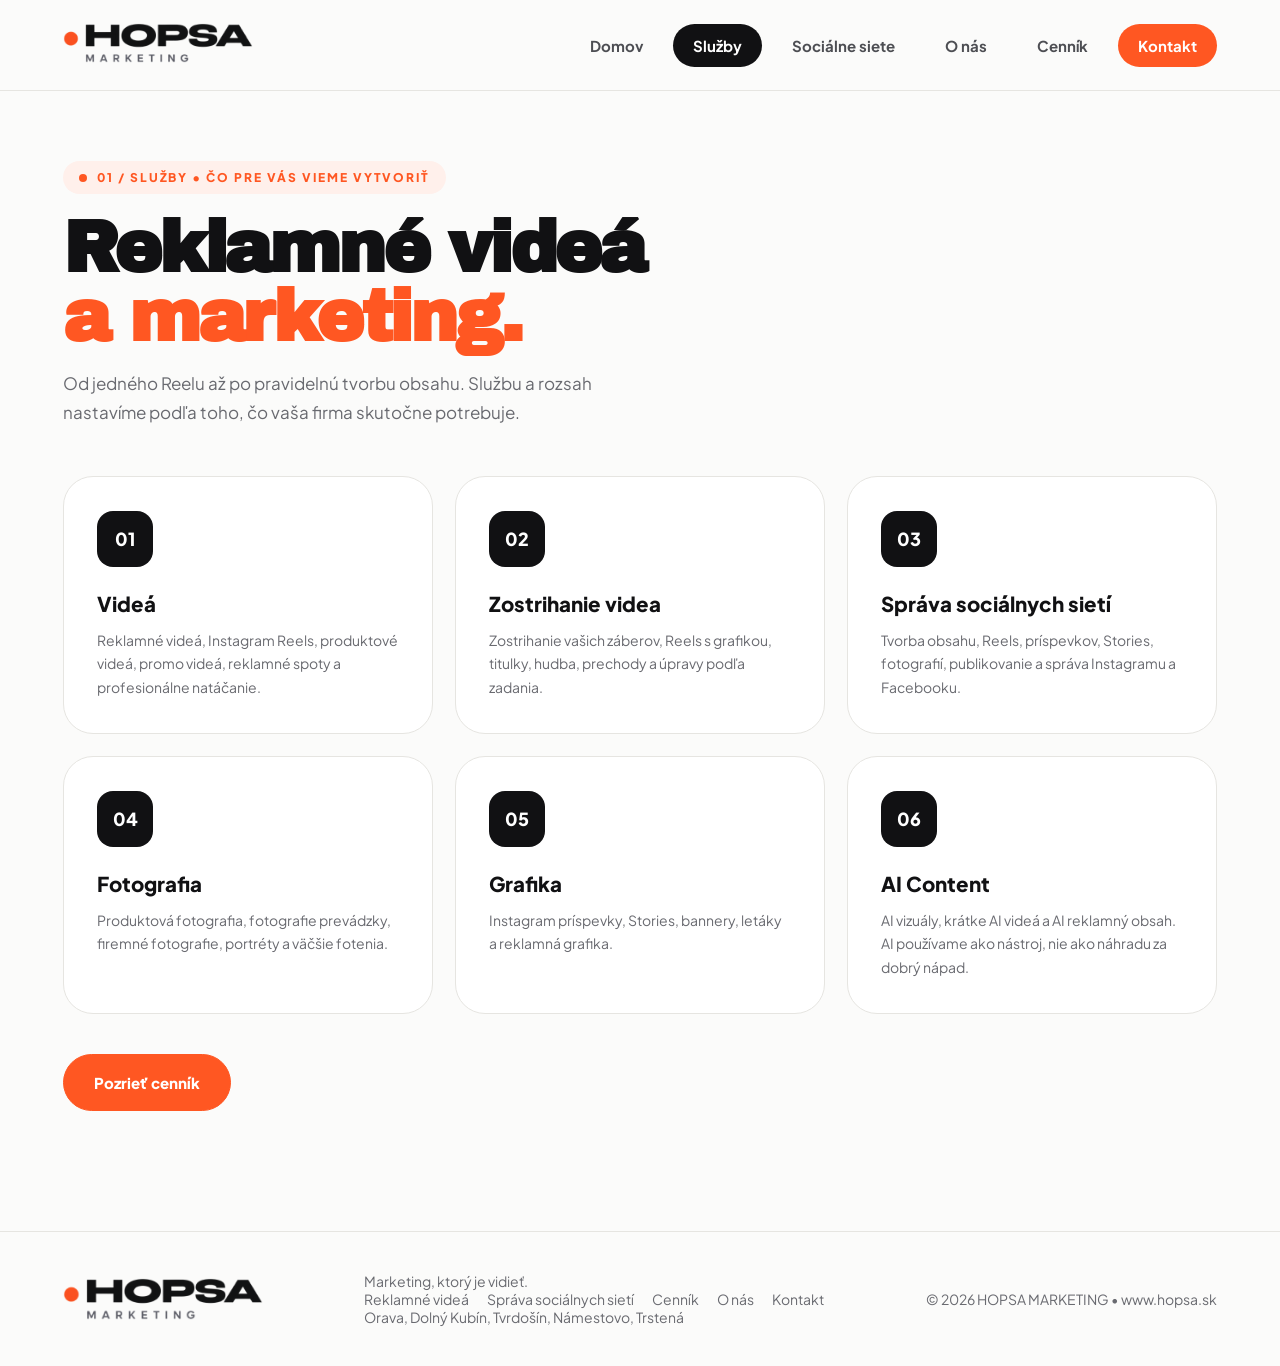
<file: sluzby.html>
<!doctype html><html lang="sk"><head><meta charset="utf-8"><meta name="viewport" content="width=device-width,initial-scale=1">
<title>Reklamné videá a marketing pre firmy – služby | HOPSA Orava</title>
<meta name="description" content="Služby HOPSA MARKETING: reklamné videá, Instagram Reels, strih videa, produktová a firemná fotografia, grafika, AI videá a správa sociálnych sietí pre firmy na Orave.">
<link rel="canonical" href="https://www.hopsa.sk/sluzby">
<meta name="robots" content="index, follow, max-image-preview:large">
<meta name="geo.region" content="SK-ZI"><meta name="geo.placename" content="Orava">
<meta property="og:locale" content="sk_SK"><meta property="og:type" content="website"><meta property="og:site_name" content="HOPSA MARKETING">
<meta property="og:title" content="Reklamné videá a marketing pre firmy – služby | HOPSA Orava"><meta property="og:description" content="Služby HOPSA MARKETING: reklamné videá, Instagram Reels, strih videa, produktová a firemná fotografia, grafika, AI videá a správa sociálnych sietí pre firmy na Orave."><meta property="og:url" content="https://www.hopsa.sk/sluzby">
<meta property="og:image" content="https://www.hopsa.sk/hopsa-logo.png"><meta name="twitter:card" content="summary">
<link rel="icon" type="image/png" sizes="512x512" href="/hopsa-ikona.png"><link rel="apple-touch-icon" href="/hopsa-ikona.png">
<link rel="stylesheet" href="/styles.css">
<script type="application/ld+json">{"@context": "https://schema.org", "@graph": [{"@type": "WebPage", "url": "https://www.hopsa.sk/sluzby", "name": "Služby", "description": "Služby HOPSA MARKETING: reklamné videá, Instagram Reels, strih videa, produktová a firemná fotografia, grafika, AI videá a správa sociálnych sietí pre firmy na Orave.", "about": {"@id": "https://www.hopsa.sk/#firma"}}, {"@type": "BreadcrumbList", "itemListElement": [{"@type": "ListItem", "position": 1, "name": "HOPSA MARKETING", "item": "https://www.hopsa.sk/"}, {"@type": "ListItem", "position": 2, "name": "Služby", "item": "https://www.hopsa.sk/sluzby"}]}]}</script>
</head><body>
<header><div class="nav"><a href="/" aria-label="HOPSA MARKETING – domov"><img class="logo" src="/hopsa-logo.png" alt="HOPSA MARKETING – marketing pre firmy Orava"></a><nav><a href="/">Domov</a><a href="/sluzby" class="active" aria-current="page">Služby</a><a href="/socialne-siete">Sociálne siete</a><a href="/o-nas">O nás</a><a href="/cennik">Cenník</a><a href="/kontakt" class="navcta">Kontakt</a></nav><button class="menu" id="menu" aria-label="Menu">☰</button></div><div class="mobile-nav" id="mobileNav"><a href="/">Domov</a><a href="/sluzby" class="active" aria-current="page">Služby</a><a href="/socialne-siete">Sociálne siete</a><a href="/o-nas">O nás</a><a href="/cennik">Cenník</a><a href="/kontakt">Kontakt</a></div></header>
<main>
<section class="page"><div class="section-intro"><div class="eyebrow">01 / Služby • Čo pre vás vieme vytvoriť</div><h1 style="margin-top:20px">Reklamné videá <br><span>a marketing.</span></h1><p>Od jedného Reelu až po pravidelnú tvorbu obsahu. Službu a rozsah nastavíme podľa toho, čo vaša firma skutočne potrebuje.</p></div><div class="grid"><div class="card"><div class="service-icon">01</div><h3>Videá</h3><p>Reklamné videá, Instagram Reels, produktové videá, promo videá, reklamné spoty a profesionálne natáčanie.</p></div><div class="card"><div class="service-icon">02</div><h3>Zostrihanie videa</h3><p>Zostrihanie vašich záberov, Reels s grafikou, titulky, hudba, prechody a úpravy podľa zadania.</p></div><div class="card"><div class="service-icon">03</div><h3>Správa sociálnych sietí</h3><p>Tvorba obsahu, Reels, príspevkov, Stories, fotografií, publikovanie a správa Instagramu a Facebooku.</p></div><div class="card"><div class="service-icon">04</div><h3>Fotografia</h3><p>Produktová fotografia, fotografie prevádzky, firemné fotografie, portréty a väčšie fotenia.</p></div><div class="card"><div class="service-icon">05</div><h3>Grafika</h3><p>Instagram príspevky, Stories, bannery, letáky a reklamná grafika.</p></div><div class="card"><div class="service-icon">06</div><h3>AI Content</h3><p>AI vizuály, krátke AI videá a AI reklamný obsah. AI používame ako nástroj, nie ako náhradu za dobrý nápad.</p></div></div><div class="actions"><a class="btn orange" href="/cennik">Pozrieť cenník</a></div></section>
</main><footer><div class="footer-inner"><img class="footer-logo" src="/hopsa-logo.png" alt="HOPSA MARKETING" loading="lazy"><span>Marketing, ktorý je vidieť. <span class="foot-links"><a href="/sluzby">Reklamné videá</a><a href="/socialne-siete">Správa sociálnych sietí</a><a href="/cennik">Cenník</a><a href="/o-nas">O nás</a><a href="/kontakt">Kontakt</a></span> Orava, Dolný Kubín, Tvrdošín, Námestovo, Trstená</span><span>© 2026 HOPSA MARKETING • www.hopsa.sk</span></div></footer>
<script>document.getElementById('menu').addEventListener('click',()=>document.getElementById('mobileNav').classList.toggle('open'));</script></body></html>
</file>
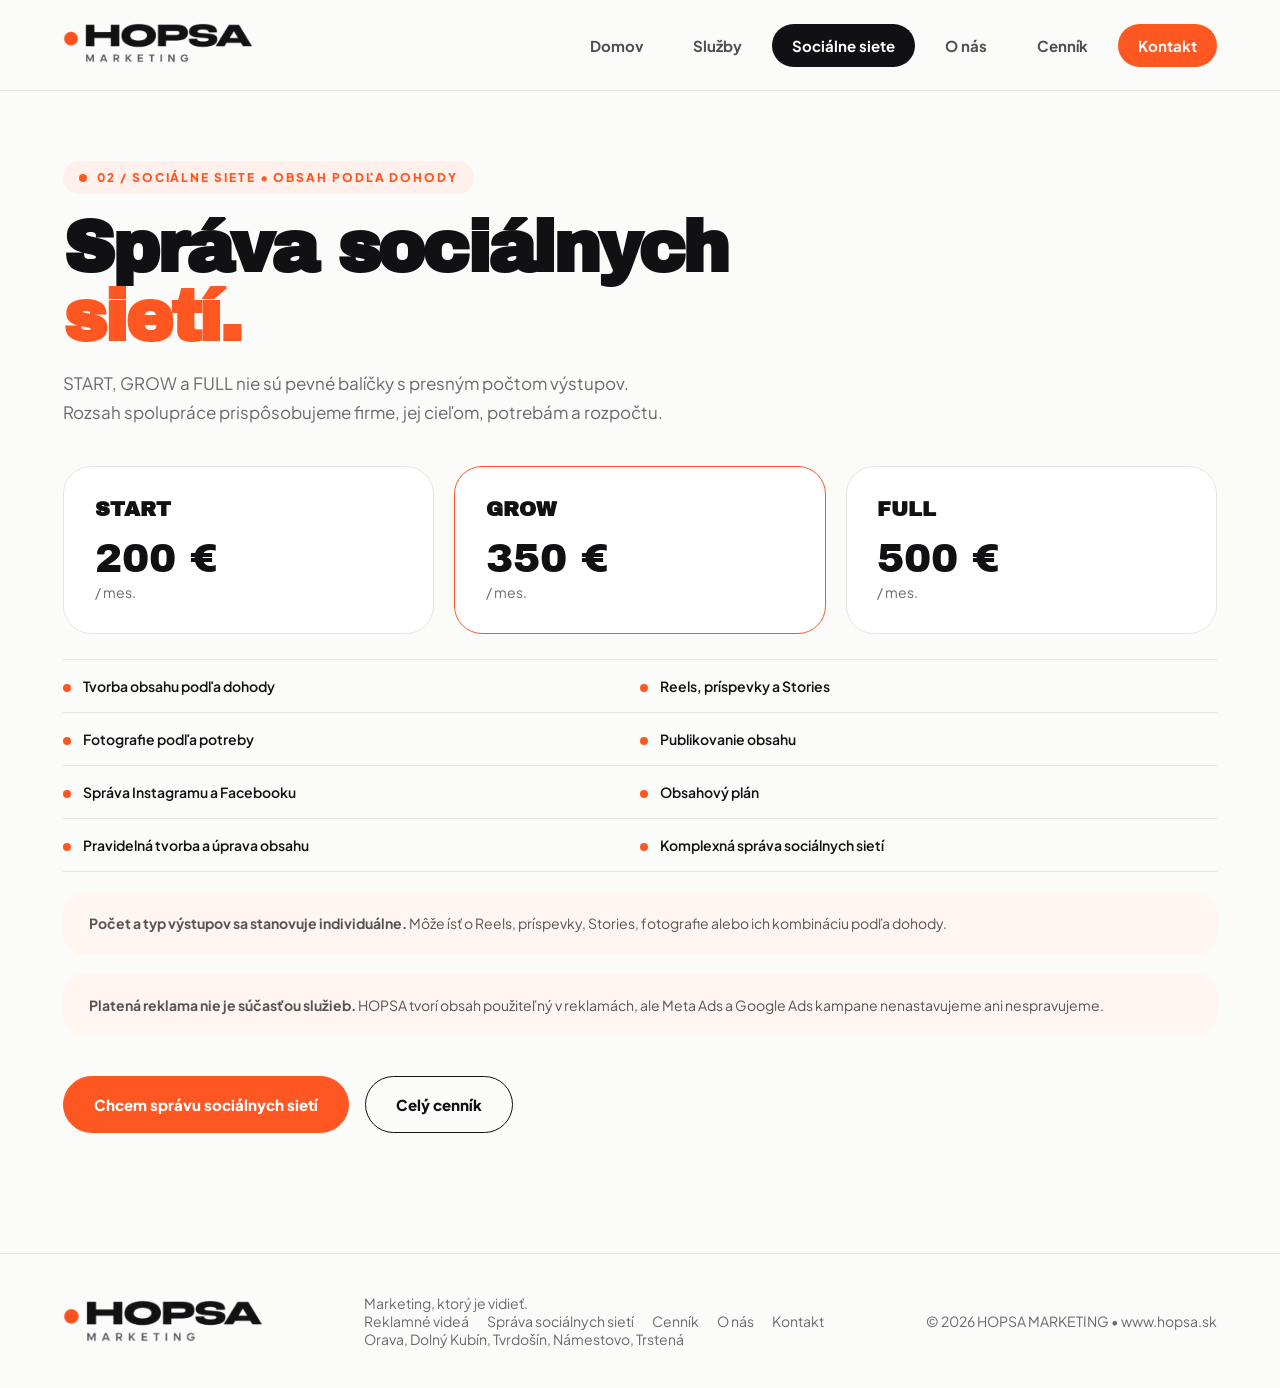
<file: socialne-siete.html>
<!doctype html><html lang="sk"><head><meta charset="utf-8"><meta name="viewport" content="width=device-width,initial-scale=1">
<title>Správa sociálnych sietí – Instagram a Facebook pre firmy | HOPSA Orava</title>
<meta name="description" content="Správa Instagramu a Facebooku pre firmy na Orave: Reels, príspevky, Stories, fotky, obsahový plán a publikovanie. START 200 €, GROW 350 €, FULL 500 € mesačne.">
<link rel="canonical" href="https://www.hopsa.sk/socialne-siete">
<meta name="robots" content="index, follow, max-image-preview:large">
<meta name="geo.region" content="SK-ZI"><meta name="geo.placename" content="Orava">
<meta property="og:locale" content="sk_SK"><meta property="og:type" content="website"><meta property="og:site_name" content="HOPSA MARKETING">
<meta property="og:title" content="Správa sociálnych sietí – Instagram a Facebook pre firmy | HOPSA Orava"><meta property="og:description" content="Správa Instagramu a Facebooku pre firmy na Orave: Reels, príspevky, Stories, fotky, obsahový plán a publikovanie. START 200 €, GROW 350 €, FULL 500 € mesačne."><meta property="og:url" content="https://www.hopsa.sk/socialne-siete">
<meta property="og:image" content="https://www.hopsa.sk/hopsa-logo.png"><meta name="twitter:card" content="summary">
<link rel="icon" type="image/png" sizes="512x512" href="/hopsa-ikona.png"><link rel="apple-touch-icon" href="/hopsa-ikona.png">
<link rel="stylesheet" href="/styles.css">
<script type="application/ld+json">{"@context": "https://schema.org", "@graph": [{"@type": "Service", "name": "Správa sociálnych sietí", "provider": {"@id": "https://www.hopsa.sk/#firma"}, "areaServed": "Orava", "url": "https://www.hopsa.sk/socialne-siete", "offers": [{"@type": "Offer", "name": "START", "price": 200, "priceCurrency": "EUR"}, {"@type": "Offer", "name": "GROW", "price": 350, "priceCurrency": "EUR"}, {"@type": "Offer", "name": "FULL", "price": 500, "priceCurrency": "EUR"}]}, {"@type": "BreadcrumbList", "itemListElement": [{"@type": "ListItem", "position": 1, "name": "HOPSA MARKETING", "item": "https://www.hopsa.sk/"}, {"@type": "ListItem", "position": 2, "name": "Správa sociálnych sietí", "item": "https://www.hopsa.sk/socialne-siete"}]}]}</script>
</head><body>
<header><div class="nav"><a href="/" aria-label="HOPSA MARKETING – domov"><img class="logo" src="/hopsa-logo.png" alt="HOPSA MARKETING – marketing pre firmy Orava"></a><nav><a href="/">Domov</a><a href="/sluzby">Služby</a><a href="/socialne-siete" class="active" aria-current="page">Sociálne siete</a><a href="/o-nas">O nás</a><a href="/cennik">Cenník</a><a href="/kontakt" class="navcta">Kontakt</a></nav><button class="menu" id="menu" aria-label="Menu">☰</button></div><div class="mobile-nav" id="mobileNav"><a href="/">Domov</a><a href="/sluzby">Služby</a><a href="/socialne-siete" class="active" aria-current="page">Sociálne siete</a><a href="/o-nas">O nás</a><a href="/cennik">Cenník</a><a href="/kontakt">Kontakt</a></div></header>
<main>
<section class="page"><div class="section-intro"><div class="eyebrow">02 / Sociálne siete • Obsah podľa dohody</div><h1 style="margin-top:20px">Správa sociálnych <br><span>sietí.</span></h1><p>START, GROW a FULL nie sú pevné balíčky s presným počtom výstupov. Rozsah spolupráce prispôsobujeme firme, jej cieľom, potrebám a rozpočtu.</p></div><div class="social-levels"><div class="level"><b>START</b><div class="money">200 €</div><small>/ mes.</small></div><div class="level"><b>GROW</b><div class="money">350 €</div><small>/ mes.</small></div><div class="level"><b>FULL</b><div class="money">500 €</div><small>/ mes.</small></div></div><div class="included"><div>Tvorba obsahu podľa dohody</div><div>Reels, príspevky a Stories</div><div>Fotografie podľa potreby</div><div>Publikovanie obsahu</div><div>Správa Instagramu a Facebooku</div><div>Obsahový plán</div><div>Pravidelná tvorba a úprava obsahu</div><div>Komplexná správa sociálnych sietí</div></div><div class="notice"><strong>Počet a typ výstupov sa stanovuje individuálne.</strong> Môže ísť o Reels, príspevky, Stories, fotografie alebo ich kombináciu podľa dohody.</div><div class="notice"><strong>Platená reklama nie je súčasťou služieb.</strong> HOPSA tvorí obsah použiteľný v reklamách, ale Meta Ads a Google Ads kampane nenastavujeme ani nespravujeme.</div><div class="actions"><a class="btn orange" href="/kontakt">Chcem správu sociálnych sietí</a><a class="btn" href="/cennik">Celý cenník</a></div></section>
</main><footer><div class="footer-inner"><img class="footer-logo" src="/hopsa-logo.png" alt="HOPSA MARKETING" loading="lazy"><span>Marketing, ktorý je vidieť. <span class="foot-links"><a href="/sluzby">Reklamné videá</a><a href="/socialne-siete">Správa sociálnych sietí</a><a href="/cennik">Cenník</a><a href="/o-nas">O nás</a><a href="/kontakt">Kontakt</a></span> Orava, Dolný Kubín, Tvrdošín, Námestovo, Trstená</span><span>© 2026 HOPSA MARKETING • www.hopsa.sk</span></div></footer>
<script>document.getElementById('menu').addEventListener('click',()=>document.getElementById('mobileNav').classList.toggle('open'));</script></body></html>
</file>
<file: styles.css>
@import url('https://fonts.googleapis.com/css2?family=Plus+Jakarta+Sans:wght@400;500;600;700;800&family=Archivo+Black&display=swap');
:root{--bg:#fbfbfa;--ink:#111113;--muted:#696a70;--orange:#ff5722;--line:#e6e5e1;--soft:#f2f1ee}*{box-sizing:border-box}html{scroll-behavior:smooth}body{margin:0;background:var(--bg);color:var(--ink);font-family:'Plus Jakarta Sans',Arial,sans-serif}a{color:inherit;text-decoration:none}header{position:sticky;top:0;z-index:50;background:rgba(251,251,250,.92);backdrop-filter:blur(18px);border-bottom:1px solid var(--line)}.nav{max-width:1180px;margin:auto;height:78px;padding:0 24px;display:flex;align-items:center;justify-content:space-between;gap:30px}.logo{width:220px;height:72px;object-fit:contain;transform:scale(1.12);transform-origin:left center}nav{display:flex;gap:7px;align-items:center}nav a{padding:10px 13px;border-radius:999px;font-size:12px;font-weight:700;color:#4d4e53}nav a:hover,nav a.active{background:var(--ink);color:#fff}.navcta{background:var(--orange)!important;color:#fff!important}.menu{display:none;border:0;background:none;font-size:25px}.mobile-nav{display:none}main{max-width:1180px;margin:auto;padding:0 24px}.page{display:block;min-height:calc(100vh - 78px);padding:72px 0 100px;animation:fade .25s ease}.page.active{display:block}@keyframes fade{from{opacity:0;transform:translateY(8px)}to{opacity:1;transform:none}}.eyebrow{display:inline-flex;align-items:center;gap:8px;padding:7px 11px;border-radius:999px;background:#fff0eb;color:var(--orange);font-size:10px;font-weight:800;letter-spacing:.16em;text-transform:uppercase}.eyebrow:before{content:'';width:6px;height:6px;background:var(--orange);border-radius:50%}h1,h2{font-family:'Archivo Black','Arial Black',sans-serif;letter-spacing:-.045em;line-height:.96;margin:0}h1{font-size:clamp(58px,9vw,116px);margin-top:24px}h1 span,h2 span{color:var(--orange)}h2{font-size:clamp(43px,6vw,78px)}h3{margin:0}p{line-height:1.7;color:var(--muted)}.lead{font-size:17px;max-width:650px;margin:28px 0 0}.actions{display:flex;gap:12px;flex-wrap:wrap;margin-top:32px}.btn{display:inline-flex;align-items:center;justify-content:center;padding:14px 20px;border-radius:999px;font-size:12px;font-weight:800;border:1px solid var(--ink);transition:.2s;cursor:pointer}.btn.orange{background:var(--orange);border-color:var(--orange);color:#fff}.btn:hover{transform:translateY(-2px)}.hero{min-height:calc(100vh - 78px);display:flex;align-items:center;padding:80px 0}.hero-grid{display:grid;grid-template-columns:1.15fr .85fr;gap:60px;align-items:center}.hero-art{height:480px;background:var(--ink);border-radius:38px;position:relative;overflow:hidden;padding:30px;display:flex;align-items:flex-end}.hero-art:before{content:'';position:absolute;width:280px;height:280px;border-radius:50%;background:var(--orange);right:-80px;top:-70px}.hero-art:after{content:'HOPSA';position:absolute;left:28px;top:32px;font-family:'Archivo Black';font-size:84px;color:#fff;letter-spacing:-.07em}.art-card{position:relative;z-index:2;background:#fff;border-radius:24px;padding:24px;width:78%;box-shadow:0 25px 70px #0005}.art-card small{font-size:9px;color:var(--orange);font-weight:800;letter-spacing:.15em}.art-card strong{display:block;font-size:25px;margin-top:9px}.art-lines{display:grid;grid-template-columns:repeat(3,1fr);gap:7px;margin-top:20px}.art-lines i{height:9px;background:var(--soft);border-radius:10px}.art-lines i:nth-child(2){background:var(--orange)}.stats{display:flex;gap:28px;margin-top:38px;flex-wrap:wrap}.stat strong{font-family:'Archivo Black';font-size:26px}.stat span{display:block;color:var(--muted);font-size:10px;margin-top:3px}.section-intro{margin-bottom:20px}.section-intro p{max-width:650px}.grid{display:grid;grid-template-columns:repeat(3,1fr);gap:14px;margin-top:38px}.card{background:#fff;border:1px solid var(--line);border-radius:24px;padding:27px;transition:.2s}.card:hover{transform:translateY(-3px)}.card h3{font-size:18px;margin:18px 0 9px;font-weight:800}.card p{font-size:12px;margin:0}.service-icon{width:42px;height:42px;border-radius:13px;background:var(--ink);color:#fff;display:grid;place-items:center;font-weight:800}.split{display:grid;grid-template-columns:.9fr 1.1fr;gap:70px;align-items:start}.dark{background:var(--ink);color:#fff;border-radius:32px;padding:38px}.dark p{color:#b9babf}.orange-line{width:54px;height:4px;background:var(--orange);border-radius:4px;margin:20px 0}.quote{font-family:'Archivo Black';font-size:35px;line-height:1.05}.social-levels{display:grid;grid-template-columns:repeat(3,1fr);gap:12px;margin-top:30px}.level{background:#fff;border:1px solid var(--line);border-radius:22px;padding:24px}.level:nth-child(2){border-color:var(--orange)}.level b{font-family:'Archivo Black';font-size:19px}.money{font-family:'Archivo Black';font-size:30px;margin-top:12px}.level small{color:var(--muted);font-size:10px}.included{margin-top:25px;display:grid;grid-template-columns:1fr 1fr;border-top:1px solid var(--line)}.included div{padding:12px 0;border-bottom:1px solid var(--line);font-size:11px;font-weight:600}.included div:before{content:'';display:inline-block;width:6px;height:6px;background:var(--orange);border-radius:50%;margin-right:8px}.notice{margin-top:20px;padding:17px 19px;border-radius:16px;background:#fff5f1;font-size:11px;color:#555}.pricing-grid{display:grid;grid-template-columns:1fr 1fr;gap:50px;margin-top:42px}.pricing-col>h3{font-family:'Archivo Black';font-size:26px;margin-bottom:15px}.service-list{border-top:1px solid var(--line);margin-top:20px}.service-row{display:grid;grid-template-columns:1fr auto;gap:20px;padding:18px 0;border-bottom:1px solid var(--line);align-items:center}.service-row h3{font-size:16px;font-weight:800;margin-bottom:5px}.service-row p{font-size:11px;margin:0}.price{font-family:'Archivo Black';font-size:18px;white-space:nowrap}.price small{font:600 9px 'Plus Jakarta Sans';color:var(--muted);margin-right:3px}.fine{font-size:10px;color:var(--muted);margin-top:30px;max-width:850px}.about-grid{display:grid;grid-template-columns:1fr 1fr;gap:20px;margin-top:45px}.values{display:grid;grid-template-columns:1fr 1fr;gap:12px}.value{background:#fff;border:1px solid var(--line);border-radius:22px;padding:24px}.value strong{font-size:15px}.value p{font-size:11px}.contact-grid{display:grid;grid-template-columns:.8fr 1.2fr;gap:50px;margin-top:45px}.contact-box{background:#fff;border:1px solid var(--line);border-radius:28px;padding:32px}.contact-item{padding:17px 0;border-bottom:1px solid var(--line)}.contact-item:last-child{border-bottom:0}.contact-item small{display:block;color:var(--muted);font-size:9px;font-weight:800;letter-spacing:.15em;text-transform:uppercase;margin-bottom:5px}.contact-item a{font-size:16px;font-weight:700}form{display:grid;gap:12px}input,textarea{width:100%;border:1px solid var(--line);background:var(--bg);padding:14px 15px;border-radius:13px;outline:none;font:500 12px 'Plus Jakarta Sans'}textarea{min-height:130px;resize:vertical}footer{border-top:1px solid var(--line);padding:30px 24px}.footer-inner{max-width:1180px;margin:auto;display:flex;justify-content:space-between;gap:20px;align-items:center;font-size:10px;color:var(--muted)}.footer-logo{width:105px;height:35px;object-fit:contain}
@media(max-width:850px){nav{display:none}.menu{display:block}.mobile-nav.open{display:flex;position:absolute;left:0;right:0;top:78px;background:var(--bg);border-bottom:1px solid var(--line);padding:14px 24px;flex-direction:column}.mobile-nav.open a{padding:14px}.hero-grid,.split,.about-grid,.contact-grid,.pricing-grid{grid-template-columns:1fr;gap:30px}.grid,.social-levels{grid-template-columns:1fr}.hero{padding:50px 0}.hero-art{height:330px}.included,.values{grid-template-columns:1fr}.page{padding:50px 0 70px}.footer-inner{flex-direction:column;align-items:flex-start}}
.social-price-block{margin-top:38px;padding-top:28px;border-top:1px solid var(--line)}.social-price-block .pricing-grid{margin-top:18px}.social-price-block .pricing-col>p{font-size:11px;max-width:620px}.social-price-block .social-levels{margin-top:20px}.social-price-block .included{margin-top:0}


/* HOPSA — extra mobile optimization */
@media (max-width: 850px) {
  html { overflow-x: hidden; }
  body { overflow-x: hidden; }

  .nav {
    height: 68px;
    padding: 0 18px;
    gap: 12px;
  }

  .logo {
    width: 150px;
    height: 52px;
    transform: scale(1.02);
  }

  .menu {
    width: 44px;
    height: 44px;
    display: grid;
    place-items: center;
    font-size: 26px;
    border-radius: 12px;
    color: var(--ink);
    -webkit-tap-highlight-color: transparent;
  }

  .mobile-nav.open {
    top: 68px;
    padding: 10px 18px 16px;
    gap: 2px;
  }

  .mobile-nav.open a {
    padding: 13px 12px;
    border-radius: 12px;
    font-size: 14px;
  }

  main {
    padding: 0 18px;
    width: 100%;
  }

  .page {
    min-height: calc(100vh - 68px);
    padding: 42px 0 64px;
  }

  .hero {
    min-height: calc(100vh - 68px);
    padding: 38px 0 54px;
    align-items: flex-start;
  }

  .hero-grid {
    gap: 34px;
  }

  h1 {
    font-size: clamp(47px, 13vw, 66px);
    line-height: .93;
    letter-spacing: -.055em;
    margin-top: 18px;
  }

  h2 {
    font-size: clamp(39px, 11vw, 58px);
    line-height: .94;
  }

  .eyebrow {
    max-width: 100%;
    font-size: 9px;
    padding: 7px 10px;
    letter-spacing: .12em;
  }

  .lead {
    font-size: 15px;
    line-height: 1.65;
    margin-top: 20px;
  }

  .actions {
    display: grid;
    grid-template-columns: 1fr;
    gap: 10px;
    margin-top: 25px;
  }

  .btn {
    width: 100%;
    min-height: 48px;
    padding: 14px 18px;
    font-size: 12px;
  }

  .stats {
    gap: 18px;
    margin-top: 28px;
  }

  .stat strong {
    font-size: 22px;
  }

  .hero-art {
    height: 290px;
    min-height: 290px;
    border-radius: 28px;
    padding: 20px;
  }

  .hero-art:after {
    left: 20px;
    top: 22px;
    font-size: 58px;
  }

  .hero-art:before {
    width: 190px;
    height: 190px;
    right: -65px;
    top: -45px;
  }

  .art-card {
    width: 90%;
    padding: 18px;
    border-radius: 18px;
  }

  .art-card strong {
    font-size: 20px;
  }

  .grid,
  .social-levels,
  .pricing-grid,
  .about-grid,
  .contact-grid,
  .split {
    gap: 16px;
  }

  .card,
  .level,
  .value,
  .contact-box {
    border-radius: 20px;
    padding: 21px;
  }

  .card h3 {
    font-size: 17px;
  }

  .split .dark {
    padding: 26px 22px;
    border-radius: 24px;
  }

  .quote {
    font-size: 29px;
  }

  .included {
    gap: 0 18px;
  }

  .included div {
    font-size: 10.5px;
    padding: 10px 0;
  }

  .pricing-col > h3 {
    font-size: 23px;
  }

  .service-row {
    grid-template-columns: minmax(0, 1fr) auto;
    gap: 12px;
    padding: 15px 0;
  }

  .service-row h3 {
    font-size: 14px;
    line-height: 1.25;
  }

  .service-row p {
    font-size: 10px;
    line-height: 1.5;
  }

  .price {
    font-size: 16px;
  }

  .price small {
    font-size: 8px;
  }

  .fine {
    font-size: 9px;
    line-height: 1.65;
    margin-top: 24px;
  }

  .contact-item {
    padding: 14px 0;
  }

  .contact-item a {
    font-size: 15px;
    overflow-wrap: anywhere;
  }

  input,
  textarea {
    font-size: 13px;
    padding: 14px;
  }

  textarea {
    min-height: 145px;
  }

  footer {
    padding: 25px 18px;
  }

  .footer-inner {
    gap: 12px;
    font-size: 9px;
  }

  .footer-logo {
    width: 95px;
    height: 32px;
  }
}

@media (max-width: 390px) {
  .nav { padding: 0 14px; }
  .logo { width: 135px; }
  main { padding: 0 14px; }

  h1 {
    font-size: 45px;
  }

  h2 {
    font-size: 37px;
  }

  .hero-art {
    height: 270px;
    min-height: 270px;
  }

  .hero-art:after {
    font-size: 50px;
  }

  .service-row {
    grid-template-columns: 1fr;
  }

  .price {
    justify-self: start;
    margin-top: 2px;
  }
}

/* nadpis H1 na podstránkach v rovnakej veľkosti ako pôvodné H2 */
.section-intro h1,.split h1{font-size:clamp(43px,6vw,78px)}
@media(max-width:850px){.section-intro h1,.split h1{font-size:clamp(39px,11vw,58px);line-height:.94}}
.foot-links{display:flex;flex-wrap:wrap;gap:6px 18px}
.foot-links a:hover{text-decoration:underline}

/* ===== VEĽKÉ OBRAZOVKY: web vyplní celú šírku, väčšie písmo ===== */
.logo{width:auto;height:clamp(40px,2.2vw,58px);transform:none}
.footer-logo{width:auto;height:34px}
@media(min-width:851px){
  .nav,main,.footer-inner{max-width:min(2300px,92vw)}
  .nav{height:90px;padding:0 12px}
  main{padding:0 12px}
  .page{min-height:calc(100vh - 90px);padding:70px 0 120px}
  nav{gap:10px}
  nav a{font-size:clamp(15px,.75vw,19px);padding:12px 20px}
  .eyebrow{font-size:clamp(12px,.6vw,15px);padding:9px 16px;gap:10px}
  .eyebrow:before{width:8px;height:8px}
  h1{font-size:clamp(70px,8.2vw,220px);margin-top:28px}
  h2,.section-intro h1,.split h1{font-size:clamp(52px,5.6vw,150px)}
  p{font-size:clamp(16px,.9vw,22px)}
  .lead{font-size:clamp(19px,1.3vw,30px);max-width:min(1100px,40vw);margin-top:34px}
  .section-intro p{max-width:min(1100px,48vw);font-size:clamp(17px,1.15vw,27px)}
  .actions{gap:16px;margin-top:40px}
  .btn{font-size:clamp(15px,.75vw,19px);padding:clamp(18px,1vw,24px) clamp(30px,1.6vw,42px)}
  .hero{min-height:calc(100vh - 90px);padding:60px 0}
  .hero-grid{gap:clamp(50px,5vw,110px);grid-template-columns:1.1fr .9fr}
  .hero-art{height:min(62vh,900px);border-radius:48px;padding:44px}
  .hero-art:before{width:min(30vw,620px);height:min(30vw,620px);right:-110px;top:-100px}
  .hero-art:after{font-size:clamp(90px,7.5vw,200px);left:44px;top:44px}
  .art-card{padding:34px;border-radius:30px}
  .art-card small{font-size:12px}
  .art-card strong{font-size:clamp(26px,2.1vw,54px);margin-top:12px}
  .art-lines i{height:12px}
  .stats{gap:22px 44px;margin-top:50px}
  .stat strong,.stat span{white-space:nowrap}
  .stat strong{font-size:clamp(28px,2.2vw,54px)}
  .stat span{font-size:clamp(14px,.75vw,19px);margin-top:6px}
  .grid{gap:22px;margin-top:50px}
  .card{padding:clamp(30px,2.6vw,46px);border-radius:30px}
  .card h3{font-size:clamp(20px,1.6vw,27px);margin:24px 0 12px}
  .card p{font-size:clamp(14px,1.05vw,17px)}
  .service-icon{width:56px;height:56px;border-radius:16px;font-size:18px}
  .split{gap:clamp(60px,6vw,120px)}
  .dark{padding:clamp(40px,3.5vw,64px);border-radius:40px}
  .dark p{font-size:18px}
  .quote{font-size:clamp(38px,3.4vw,60px)}
  .social-levels{gap:20px;margin-top:40px}
  .level{padding:clamp(28px,2.4vw,44px);border-radius:28px}
  .level b{font-size:clamp(20px,1.6vw,28px)}
  .money{font-size:clamp(36px,3.2vw,58px);margin-top:16px}
  .level small{font-size:14px}
  .included div{font-size:clamp(14px,1.05vw,17px);padding:17px 0}
  .included div:before{width:8px;height:8px;margin-right:12px}
  .notice{font-size:clamp(14px,1.05vw,17px);padding:22px 26px;border-radius:20px}
  .pricing-grid{gap:clamp(50px,5vw,110px);margin-top:56px}
  .pricing-col>h3{font-size:clamp(28px,2.3vw,40px)}
  .service-row{padding:24px 0;gap:30px}
  .service-row h3{font-size:clamp(17px,1.35vw,23px);margin-bottom:7px}
  .service-row p{font-size:clamp(13px,1vw,16px)}
  .price{font-size:clamp(20px,1.7vw,30px)}
  .price small{font-size:12px}
  .social-price-block .pricing-col>p{font-size:clamp(14px,1.05vw,17px);max-width:760px}
  .fine{font-size:14px;max-width:1100px}
  .about-grid{gap:24px;margin-top:60px}
  .values{gap:18px}
  .value{padding:clamp(26px,2.2vw,40px);border-radius:26px}
  .value strong{font-size:clamp(17px,1.35vw,23px)}
  .value p{font-size:clamp(13px,1vw,16px)}
  .contact-grid{gap:clamp(40px,4vw,90px);margin-top:60px}
  .contact-box{padding:clamp(32px,3vw,56px);border-radius:34px}
  .contact-item{padding:22px 0}
  .contact-item small{font-size:12px}
  .contact-item a,.contact-item span{font-size:clamp(17px,1.4vw,24px)}
  form{gap:16px}
  input,textarea{font-size:16px;padding:19px 20px;border-radius:16px}
  textarea{min-height:190px}
  .seo-faq summary{font-size:clamp(17px,1.35vw,22px)!important}
  .seo-faq details p,.seo-faq>p{font-size:clamp(15px,1.1vw,18px)!important;max-width:1000px!important}
  .seo-faq h2{font-size:clamp(40px,4.4vw,80px)!important}
  footer{padding:40px 0}
  .footer-inner{padding:0 12px}
  .footer-inner{font-size:14px;gap:30px}
  .footer-logo{height:42px}
}
/* mobil: o niečo čitateľnejšie drobné písmo */
@media(max-width:850px){
  .logo{width:auto;height:34px;transform:none}
  .card p{font-size:13.5px}
  .stat span{font-size:11px}
  .service-row p{font-size:12px}
  .included div{font-size:12.5px}
  .notice{font-size:13px}
  .level small{font-size:12px}
  .value p{font-size:13px}
  .fine{font-size:11px}
  .footer-inner{font-size:12px}
}
</file>
